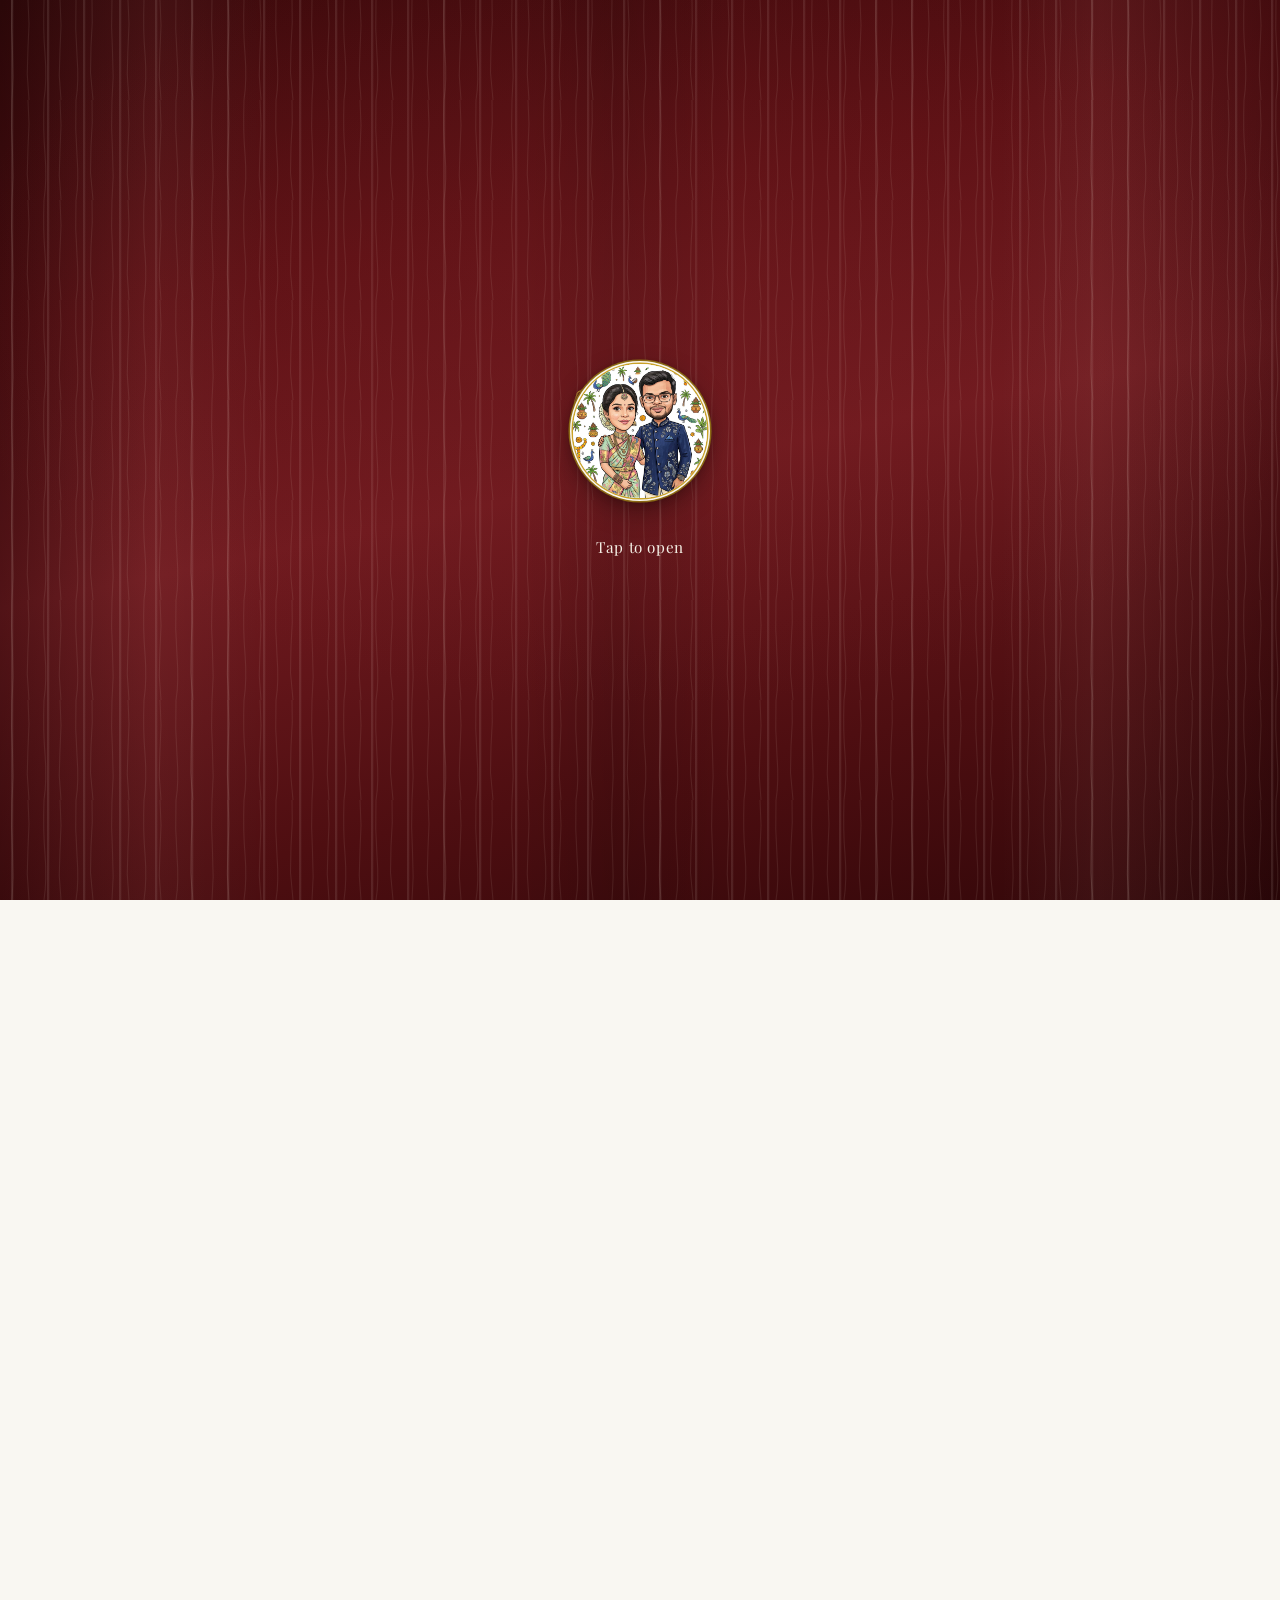
<file: index.html>
<!DOCTYPE html>
<html lang="en">
<head>
    <meta charset="UTF-8">
    <meta name="viewport" content="width=device-width, initial-scale=1.0, viewport-fit=cover">
    <title>Aravindhan &amp; Nimisha — Wedding</title>
    <link rel="preconnect" href="https://fonts.googleapis.com">
    <link rel="preconnect" href="https://fonts.gstatic.com" crossorigin>
    <link href="https://fonts.googleapis.com/css2?family=Cormorant+Garamond:ital,wght@0,500;0,600;0,700;1,500&family=Great+Vibes&family=Playfair+Display:ital,wght@0,400;0,500;0,600;1,400&family=Source+Sans+3:wght@400;500;600&display=swap" rel="stylesheet">
    <link rel="stylesheet" href="premium-shared.css">
    <link rel="stylesheet" href="premium-designs.css">
</head>
<body class="page-home">
    <a class="skip-link" href="#main">Skip to content</a>

    <div id="splash" class="splash" role="dialog" aria-modal="true" aria-labelledby="splash-cta-label">
        <div class="splash__bg" aria-hidden="true"></div>

        <button type="button" class="splash__cta" id="splash-cta" aria-labelledby="splash-cta-label">
            <span class="splash__cta-ring" aria-hidden="true">
                <svg class="splash__cta-botanics" viewBox="0 0 200 200" xmlns="http://www.w3.org/2000/svg">
                    <defs>
                        <linearGradient id="splashLeafGold" x1="0%" y1="0%" x2="100%" y2="100%">
                            <stop offset="0%" stop-color="#a67c2a"/>
                            <stop offset="50%" stop-color="#d4af37"/>
                            <stop offset="100%" stop-color="#8b6914"/>
                        </linearGradient>
                    </defs>
                    <g fill="none" stroke="url(#splashLeafGold)" stroke-width="0.85" stroke-linecap="round" stroke-linejoin="round" opacity="0.92">
                        <path d="M52 118 Q38 102 32 82 Q28 68 36 58 Q44 52 52 62 Q48 78 56 92 Q62 104 70 108"/>
                        <path d="M42 72 Q48 68 54 74 M38 88 Q46 84 52 90 M48 98 Q56 94 62 100"/>
                        <ellipse cx="40" cy="66" rx="5" ry="9" transform="rotate(-35 40 66)"/>
                        <ellipse cx="34" cy="86" rx="4" ry="7" transform="rotate(25 34 86)"/>
                        <path d="M148 132 Q162 118 168 98 Q172 84 164 76 Q156 72 150 82 Q154 96 148 110 Q142 124 134 128"/>
                        <path d="M158 88 Q152 84 146 90 M164 104 Q156 100 150 106 M156 116 Q148 112 142 118"/>
                        <ellipse cx="162" cy="80" rx="5" ry="9" transform="rotate(40 162 80)"/>
                        <ellipse cx="168" cy="100" rx="4" ry="7" transform="rotate(-28 168 100)"/>
                        <path d="M72 168 Q88 162 100 158 Q118 152 132 158" opacity="0.75"/>
                    </g>
                </svg>
                <span class="splash__cta-disk">
                    <img
                        class="splash__cta-photo"
                        src="img/splash-couple.png"
                        width="800"
                        height="800"
                        alt=""
                        decoding="async"
                        fetchpriority="high" />
                </span>
            </span>
            <span class="splash__cta-text" id="splash-cta-label">Tap to open</span>
        </button>
    </div>

    <div class="site-wrap">
        <div class="theater-curtains" aria-hidden="true">
            <div class="theater-curtains__panel theater-curtains__panel--left">
                <div class="theater-curtains__fabric"></div>
                <div class="theater-curtains__leaves">
                    <svg viewBox="0 0 100 360" preserveAspectRatio="xMaxYMid slice" xmlns="http://www.w3.org/2000/svg">
                        <defs>
                            <linearGradient id="bananaLeafL" x1="0%" y1="0%" x2="100%" y2="100%">
                                <stop offset="0%" stop-color="#0f2918"/>
                                <stop offset="40%" stop-color="#1b4332"/>
                                <stop offset="100%" stop-color="#2d6a4f"/>
                            </linearGradient>
                        </defs>
                        <path fill="url(#bananaLeafL)" d="M98 0 Q22 100 6 180 Q-2 260 18 360h82V0z" opacity="0.95"/>
                        <path fill="#1b4332" d="M100 40 Q48 130 32 220 L100 280V40z" opacity="0.5"/>
                        <path fill="none" stroke="#95d5b2" stroke-width="0.7" opacity="0.45" d="M82 24 Q38 160 52 320"/>
                        <path fill="none" stroke="#b7e4c7" stroke-width="0.5" opacity="0.35" d="M70 60 Q30 180 45 300"/>
                    </svg>
                </div>
            </div>
            <div class="theater-curtains__panel theater-curtains__panel--right">
                <div class="theater-curtains__fabric"></div>
                <div class="theater-curtains__leaves theater-curtains__leaves--mirror">
                    <svg viewBox="0 0 100 360" preserveAspectRatio="xMaxYMid slice" xmlns="http://www.w3.org/2000/svg">
                        <defs>
                            <linearGradient id="bananaLeafR" x1="100%" y1="0%" x2="0%" y2="100%">
                                <stop offset="0%" stop-color="#0f2918"/>
                                <stop offset="40%" stop-color="#1b4332"/>
                                <stop offset="100%" stop-color="#2d6a4f"/>
                            </linearGradient>
                        </defs>
                        <path fill="url(#bananaLeafR)" d="M98 0 Q22 100 6 180 Q-2 260 18 360h82V0z" opacity="0.95"/>
                        <path fill="#1b4332" d="M100 40 Q48 130 32 220 L100 280V40z" opacity="0.5"/>
                        <path fill="none" stroke="#95d5b2" stroke-width="0.7" opacity="0.45" d="M82 24 Q38 160 52 320"/>
                        <path fill="none" stroke="#b7e4c7" stroke-width="0.5" opacity="0.35" d="M70 60 Q30 180 45 300"/>
                    </svg>
                </div>
            </div>
        </div>

        <div class="stage-shell">
            <header class="site-header site-header--theater">
                <div class="site-header__inner">
                    <a class="brand" href="index.html">A&amp;N</a>
                    <nav aria-label="Primary">
                        <ul class="site-nav">
                            <li><a href="index.html" aria-current="page">Home</a></li>
                            <li><a href="premium-details.html">Details</a></li>
                        </ul>
                    </nav>
                </div>
            </header>

            <svg class="stage-corner-vine stage-corner-vine--left" viewBox="0 0 20 600" preserveAspectRatio="xMidYMid slice" xmlns="http://www.w3.org/2000/svg" aria-hidden="true">
                <defs>
                    <linearGradient id="vineCornerL" x1="0" y1="0" x2="1" y2="0">
                        <stop offset="0%" stop-color="#8b6914"/>
                        <stop offset="50%" stop-color="#d4af37"/>
                        <stop offset="100%" stop-color="#a67c2a"/>
                    </linearGradient>
                </defs>
                <path fill="none" stroke="url(#vineCornerL)" stroke-width="0.85" d="M14 0 Q5 120 14 240 Q5 360 14 480 Q6 540 14 600"/>
                <g fill="#c9a227" opacity="0.44">
                    <ellipse cx="11" cy="36" rx="2.2" ry="3.6" transform="rotate(-25 11 36)"/>
                    <ellipse cx="8" cy="140" rx="2" ry="3.2" transform="rotate(22 8 140)"/>
                    <ellipse cx="12" cy="250" rx="2.2" ry="3.5" transform="rotate(-20 12 250)"/>
                    <ellipse cx="9" cy="360" rx="2" ry="3.2" transform="rotate(24 9 360)"/>
                    <ellipse cx="12" cy="470" rx="2.1" ry="3.4" transform="rotate(-22 12 470)"/>
                </g>
            </svg>
            <svg class="stage-corner-vine stage-corner-vine--right" viewBox="0 0 20 600" preserveAspectRatio="xMidYMid slice" xmlns="http://www.w3.org/2000/svg" aria-hidden="true">
                <defs>
                    <linearGradient id="vineCornerR" x1="1" y1="0" x2="0" y2="0">
                        <stop offset="0%" stop-color="#8b6914"/>
                        <stop offset="50%" stop-color="#d4af37"/>
                        <stop offset="100%" stop-color="#a67c2a"/>
                    </linearGradient>
                </defs>
                <path fill="none" stroke="url(#vineCornerR)" stroke-width="0.85" d="M6 0 Q15 120 6 240 Q15 360 6 480 Q14 540 6 600"/>
                <g fill="#c9a227" opacity="0.44">
                    <ellipse cx="9" cy="36" rx="2.2" ry="3.6" transform="rotate(25 9 36)"/>
                    <ellipse cx="12" cy="140" rx="2" ry="3.2" transform="rotate(-22 12 140)"/>
                    <ellipse cx="8" cy="250" rx="2.2" ry="3.5" transform="rotate(20 8 250)"/>
                    <ellipse cx="11" cy="360" rx="2" ry="3.2" transform="rotate(-24 11 360)"/>
                    <ellipse cx="8" cy="470" rx="2.1" ry="3.4" transform="rotate(22 8 470)"/>
                </g>
            </svg>

            <main id="main" class="stage-main" tabindex="-1">
                <section class="stage-invite" id="hero" aria-label="Invitation">
                    <div class="stage-invite__canva-inner">
                        <h1 class="visually-hidden">Wedding invitation — Aravindhan and Nimisha</h1>
                        <!-- Tip: Export your Canva design as PNG and use <img src="img/your-invite.png" alt="…"> instead of this iframe to remove Canva’s bottom toolbar (trade-off: design won’t auto-update from Canva). -->
                        <div class="canva-embed">
                            <iframe
                                class="canva-embed__iframe"
                                title="Wedding invitation — Canva design"
                                src="https://www.canva.com/design/DAHEq4g5NZc/u1YdVZXMRH_zg6Y0nGMN0A/view?embed"
                                allowfullscreen="allowfullscreen"
                                allow="fullscreen"
                                loading="lazy"></iframe>
                        </div>

                        <div class="invite-below js-reveal" aria-labelledby="parents-blessings">
                            <div class="invite-below__petals" aria-hidden="true"></div>
                            <div class="invite-below__corners" aria-hidden="true"></div>
                            <div class="invite-below__inner">
                                <p id="parents-blessings" class="invite-below__blessings">With the heavenly blessings of</p>
                                <div class="invite-below__parents">
                                    <div class="invite-below__col">
                                        <h2 class="invite-below__col-label">Groom’s parents</h2>
                                        <p class="invite-below__name">Mr. N. Sakthivel</p>
                                        <p class="invite-below__name">Mrs. S. Lalitha, M.Sc., B.Ed.</p>
                                        <p class="invite-below__place">Vagarayanpalayam, Coimbatore</p>
                                    </div>
                                    <div class="invite-below__col">
                                        <h2 class="invite-below__col-label">Bride’s parents</h2>
                                        <p class="invite-below__name">Mr. S.K. Devanan</p>
                                        <p class="invite-below__name">Mrs. D. Amutha</p>
                                        <p class="invite-below__place">Sulur, Coimbatore</p>
                                    </div>
                                </div>

                                <div class="invite-below__rule" aria-hidden="true">
                                    <span class="invite-below__rule-line"></span>
                                    <span class="invite-below__rule-diamond"></span>
                                    <span class="invite-below__rule-line"></span>
                                </div>

                                <div class="invite-below__countdown">
                                    <h2 class="invite-below__countdown-heading">Countdown</h2>
                                    <p class="invite-below__until">Until 12 April 2026</p>
                                    <div class="invite-below__timer" id="wedding-countdown">
                                        <div class="invite-below__unit">
                                            <span class="invite-below__num" id="cd-days">0</span>
                                            <span class="invite-below__unit-label">Days</span>
                                        </div>
                                        <span class="invite-below__sep" aria-hidden="true">·</span>
                                        <div class="invite-below__unit">
                                            <span class="invite-below__num" id="cd-hours">0</span>
                                            <span class="invite-below__unit-label">Hours</span>
                                        </div>
                                        <span class="invite-below__sep" aria-hidden="true">·</span>
                                        <div class="invite-below__unit">
                                            <span class="invite-below__num" id="cd-minutes">0</span>
                                            <span class="invite-below__unit-label">Minutes</span>
                                        </div>
                                        <span class="invite-below__sep" aria-hidden="true">·</span>
                                        <div class="invite-below__unit">
                                            <span class="invite-below__num" id="cd-seconds">0</span>
                                            <span class="invite-below__unit-label">Seconds</span>
                                        </div>
                                    </div>
                                </div>
                            </div>
                        </div>

                        <div class="wedding-poster-block js-reveal" aria-labelledby="wedding-poster-heading">
                            <div class="wedding-poster-block__intro">
                                <h2 class="wedding-poster-block__eyebrow" id="wedding-poster-heading">Save the date</h2>
                                <p class="wedding-poster-block__tagline">When two hearts become one… magic happens.</p>
                                <p class="wedding-poster-block__meta">
                                    <span class="wedding-poster-block__names">Aravindhan <span aria-hidden="true">&amp;</span> Nimisha</span>
                                    <span class="wedding-poster-block__dot" aria-hidden="true">·</span>
                                    <span class="wedding-poster-block__when">Sunday, 12 April 2026 · 6 AM</span>
                                    <span class="wedding-poster-block__dot" aria-hidden="true">·</span>
                                    <span class="wedding-poster-block__where">Rengaz Mahal, Karumathampatti, Coimbatore</span>
                                </p>
                            </div>
                            <figure class="wedding-poster-block__figure">
                                <img
                                    class="wedding-poster-block__img"
                                    src="img/wedding-save-the-date.png"
                                    width="726"
                                    height="1024"
                                    loading="lazy"
                                    decoding="async"
                                    alt="Illustrated save the date for Aravindhan and Nimisha — Sunday 12 April 2026, wedding at Rengaz Mahal, Karumathampatti, Coimbatore." />
                            </figure>
                        </div>
                    </div>
                </section>

                <section id="feast" class="section section--theater-below wedding-feast js-reveal" aria-labelledby="feast-heading">
                    <div class="section__inner wedding-feast__inner">
                        <h2 id="feast-heading" class="wedding-feast__title">Wedding feast</h2>
                        <div class="wedding-feast__ornament" aria-hidden="true">
                            <svg xmlns="http://www.w3.org/2000/svg" viewBox="0 0 120 10" fill="none" stroke="currentColor" stroke-width="0.75" stroke-linecap="round">
                                <path d="M0 5h48M72 5h48" opacity="0.85" />
                                <path d="M52 5h16" opacity="0.35" />
                                <circle cx="60" cy="5" r="2.25" fill="currentColor" stroke="none" opacity="0.9" />
                            </svg>
                        </div>
                        <p class="wedding-feast__accent">For our guests</p>
                        <figure class="wedding-feast__figure">
                            <img
                                class="wedding-feast__img"
                                src="img/wedding-feast-illustration.png"
                                width="512"
                                height="512"
                                loading="lazy"
                                decoding="async"
                                alt="Illustration of a traditional South Indian feast — banana leaf meal with festive details." />
                        </figure>
                        <p class="wedding-feast__kicker">Chettinad tradition, heartfelt hosting</p>
                        <p class="wedding-feast__lead">
                            We’re honoured to welcome you into a day shaped by our families and our roots. Your presence is the
                            greatest gift — and we can’t wait to celebrate alongside you.
                        </p>
                        <p class="wedding-feast__text">
                            From the ceremony to every moment we share, we’ve planned this celebration with care so you can feel
                            at ease, connect with loved ones, and take in the joy of the occasion.
                        </p>
                        <p class="wedding-feast__note">
                            For any queries or clarifications about the celebrations, please call
                            <a class="wedding-feast__note-tel" href="tel:+919655321523">+91 96553 21523</a>
                            — we’d be happy to help.
                        </p>
                    </div>
                </section>

                <section id="venue" class="section section--theater-below venue-section js-reveal" aria-labelledby="venue-heading">
                    <div class="venue-section__shell">
                        <div class="venue-section__petals" aria-hidden="true"></div>
                        <div class="venue-section__corners" aria-hidden="true"></div>
                        <div class="venue-section__inner">
                            <h2 id="venue-heading" class="venue-section__title">Where we celebrate</h2>
                            <p class="venue-section__name">Rengaz Mahal</p>
                            <p class="venue-section__event-label">Reception</p>
                            <p class="venue-section__when">Saturday, 11 April 2026 · 6:00 PM – 9:00 PM</p>
                            <p class="venue-section__address">Karumathampatti, Coimbatore</p>

                            <div class="venue-section__map-shell">
                                <a
                                    class="venue-section__map-chip"
                                    href="https://www.google.com/maps/search/?api=1&amp;query=Rengaz%20Mahal%2C%20Karumathampatti%2C%20Coimbatore"
                                    target="_blank"
                                    rel="noopener noreferrer">
                                    <svg class="venue-section__map-chip-icon" width="14" height="14" viewBox="0 0 24 24" aria-hidden="true" focusable="false">
                                        <path
                                            fill="currentColor"
                                            d="M12 2C8.13 2 5 5.13 5 9c0 5.25 7 13 7 13s7-7.75 7-13c0-3.87-3.13-7-7-7zm0 9.5A2.5 2.5 0 1 1 12 6a2.5 2.5 0 0 1 0 5.5z" />
                                    </svg>
                                    Open in Maps
                                </a>
                                <div class="venue-section__map-frame">
                                    <!-- Replace src with your “Share → Embed a map” code from Google Maps for a pinned venue -->
                                    <iframe
                                        class="venue-section__map"
                                        title="Rengaz Mahal, Karumathampatti, Coimbatore — reception Saturday 11 April 2026, 6:00 PM to 9:00 PM"
                                        src="https://www.google.com/maps?q=Rengaz+Mahal,+Karumathampatti,+Coimbatore,+Tamil+Nadu&amp;output=embed"
                                        loading="lazy"
                                        referrerpolicy="no-referrer-when-downgrade"
                                        allowfullscreen=""></iframe>
                                </div>
                            </div>

                            <a
                                class="venue-section__cta"
                                href="https://www.google.com/maps/dir/?api=1&amp;destination=Rengaz+Mahal,+Karumathampatti,+Coimbatore,+Tamil+Nadu"
                                target="_blank"
                                rel="noopener noreferrer">
                                <span class="venue-section__cta-icon" aria-hidden="true">
                                    <svg width="18" height="18" viewBox="0 0 24 24" focusable="false">
                                        <circle cx="12" cy="12" r="3" fill="none" stroke="currentColor" stroke-width="1.75" />
                                        <path fill="none" stroke="currentColor" stroke-width="1.75" d="M12 2v3M12 19v3M2 12h3M19 12h3" stroke-linecap="round" />
                                    </svg>
                                </span>
                                Open in Maps
                            </a>
                        </div>
                    </div>
                </section>
            </main>

            <footer class="site-footer site-footer--theater">
                <div class="site-footer__inner">
                    <p>With love — A&amp;N</p>
                </div>
            </footer>
        </div>
    </div>

    <script>
        (function () {
            var body = document.body;
            var splash = document.getElementById("splash");
            var cta = document.getElementById("splash-cta");
            var curtainScrollThreshold = 48;
            var curtainsOpened = false;

            function onScrollCurtains() {
                if (curtainsOpened) return;
                if (window.scrollY > curtainScrollThreshold) {
                    curtainsOpened = true;
                    body.classList.add("curtain-open");
                    window.removeEventListener("scroll", onScrollCurtains);
                }
            }

            function setupCurtainScroll() {
                if (body.dataset.curtainScrollBound === "1") return;
                body.dataset.curtainScrollBound = "1";
                window.addEventListener("scroll", onScrollCurtains, { passive: true });
                if (window.scrollY > curtainScrollThreshold) {
                    curtainsOpened = true;
                    body.classList.add("curtain-open");
                }
            }

            function startTheaterEntrance() {
                if (!body.classList.contains("theater-entrance")) return;
                window.setTimeout(function () {
                    body.classList.remove("theater-entrance");
                }, 380);
            }

            function dismiss() {
                body.classList.add("splash-dismissed");
                if (!window.matchMedia("(prefers-reduced-motion: reduce)").matches) {
                    body.classList.add("theater-entrance");
                }
                splash.setAttribute("aria-hidden", "true");
                setupCurtainScroll();
                requestAnimationFrame(function () {
                    requestAnimationFrame(startTheaterEntrance);
                });
                var main = document.getElementById("main");
                if (main) main.focus({ preventScroll: true });
            }

            if (cta) cta.addEventListener("click", dismiss);

            var skip = document.querySelector(".skip-link");
            if (skip) {
                skip.addEventListener("click", function (e) {
                    if (!body.classList.contains("splash-dismissed")) {
                        e.preventDefault();
                        dismiss();
                        var t = document.getElementById("main");
                        if (t) {
                            t.setAttribute("tabindex", "-1");
                            t.focus({ preventScroll: false });
                            if (t.id) location.hash = t.id;
                        }
                    }
                });
            }
        })();

        (function () {
            var daysEl = document.getElementById("cd-days");
            var hoursEl = document.getElementById("cd-hours");
            var minutesEl = document.getElementById("cd-minutes");
            var secondsEl = document.getElementById("cd-seconds");
            if (!daysEl || !hoursEl || !minutesEl || !secondsEl) return;

            var target = new Date(2026, 3, 12, 0, 0, 0);

            function tick() {
                var now = new Date();
                var ms = target.getTime() - now.getTime();
                if (ms <= 0) {
                    daysEl.textContent = "0";
                    hoursEl.textContent = "0";
                    minutesEl.textContent = "0";
                    secondsEl.textContent = "0";
                    return;
                }
                var d = Math.floor(ms / 86400000);
                var h = Math.floor((ms % 86400000) / 3600000);
                var m = Math.floor((ms % 3600000) / 60000);
                var s = Math.floor((ms % 60000) / 1000);
                daysEl.textContent = String(d);
                hoursEl.textContent = String(h);
                minutesEl.textContent = String(m);
                secondsEl.textContent = String(s);
            }

            tick();
            window.setInterval(tick, 1000);
        })();

        (function () {
            var els = document.querySelectorAll(".js-reveal");
            if (!els.length) return;

            function revealAll() {
                els.forEach(function (el) {
                    el.classList.add("is-revealed");
                });
            }

            if (window.matchMedia("(prefers-reduced-motion: reduce)").matches) {
                revealAll();
                return;
            }

            if (!("IntersectionObserver" in window)) {
                revealAll();
                return;
            }

            var io = new IntersectionObserver(
                function (entries) {
                    entries.forEach(function (en) {
                        if (en.isIntersecting) {
                            en.target.classList.add("is-revealed");
                            io.unobserve(en.target);
                        }
                    });
                },
                { rootMargin: "0px 0px -6% 0px", threshold: 0.1 }
            );

            els.forEach(function (el) {
                io.observe(el);
            });
        })();
    </script>
</body>
</html>
</file>
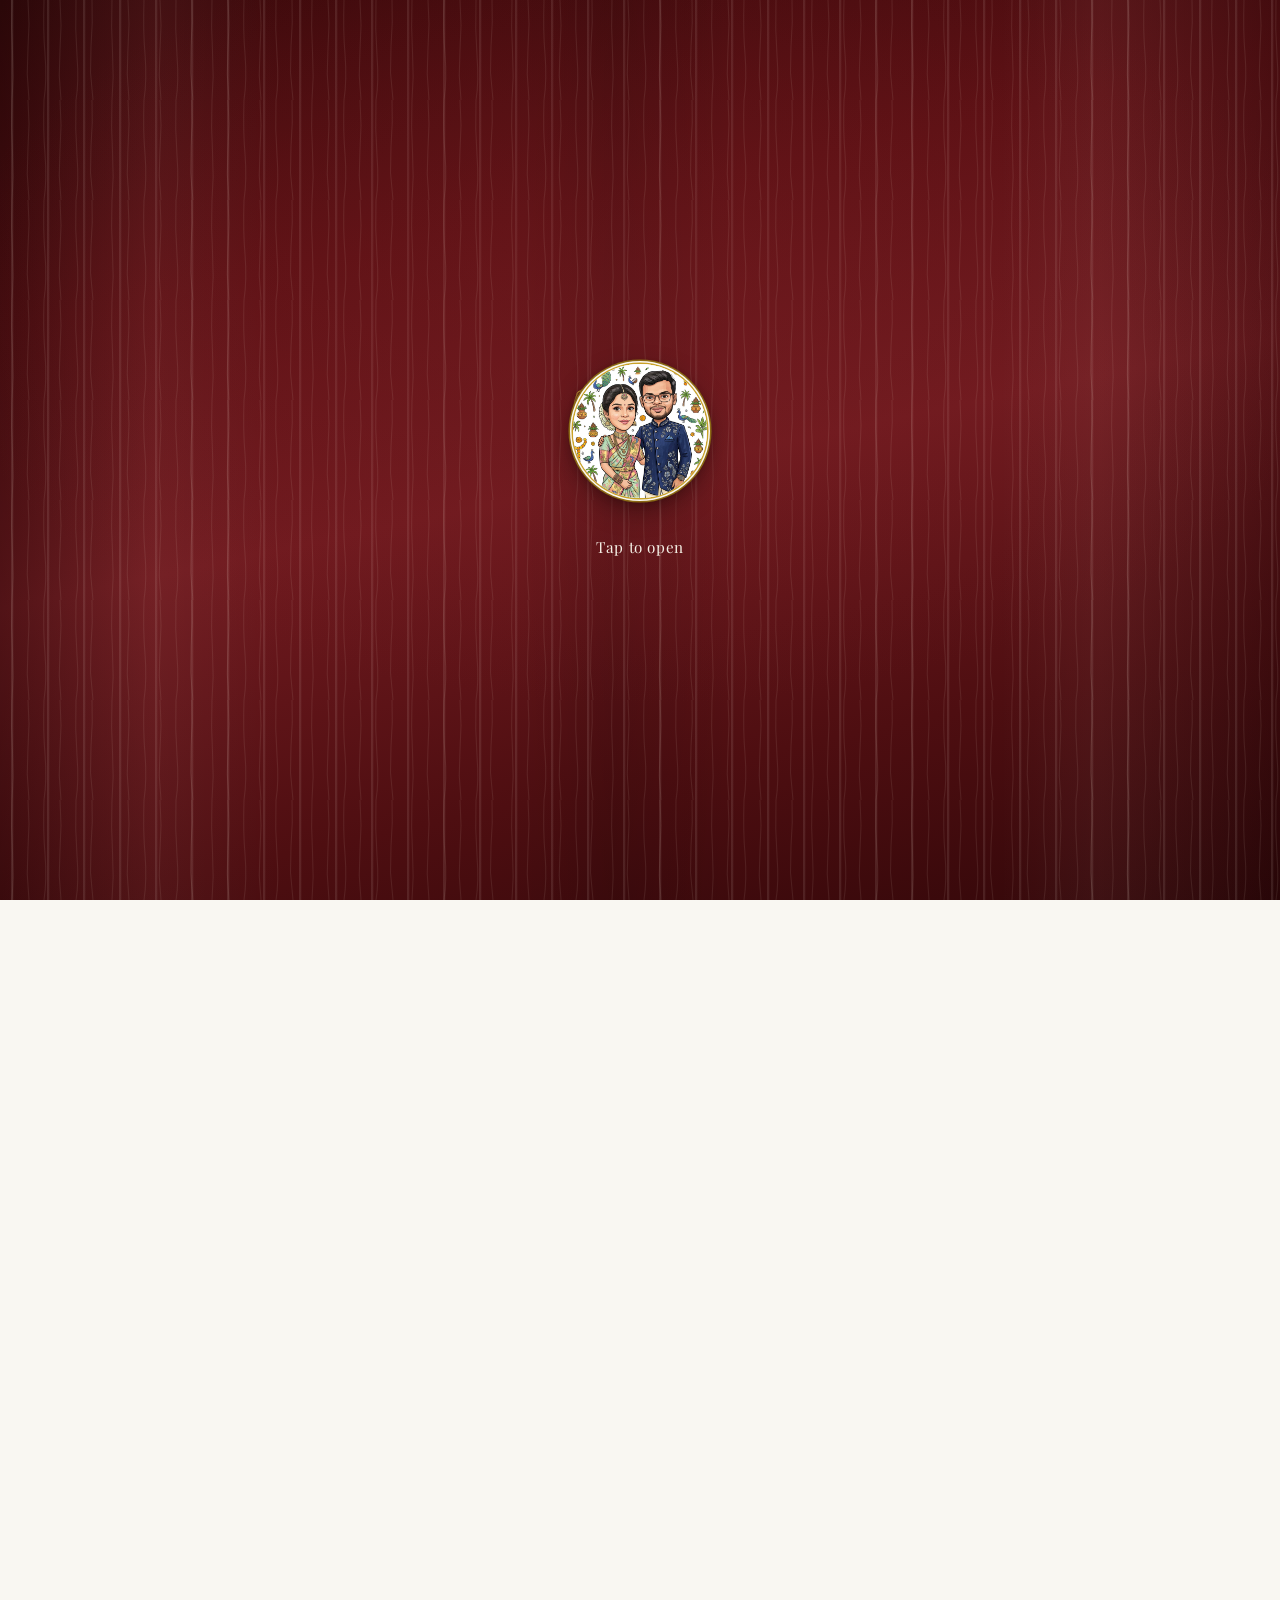
<file: premium-designs.html>
<!DOCTYPE html>
<html lang="en">
<head>
    <meta charset="UTF-8">
    <meta name="viewport" content="width=device-width, initial-scale=1.0, viewport-fit=cover">
    <title>Wedding — Home</title>
    <link rel="preconnect" href="https://fonts.googleapis.com">
    <link rel="preconnect" href="https://fonts.gstatic.com" crossorigin>
    <link href="https://fonts.googleapis.com/css2?family=Cormorant+Garamond:ital,wght@0,500;0,600;0,700;1,500&family=Great+Vibes&family=Playfair+Display:ital,wght@0,400;0,500;0,600;1,400&family=Source+Sans+3:wght@400;500;600&display=swap" rel="stylesheet">
    <link rel="stylesheet" href="premium-shared.css">
    <link rel="stylesheet" href="premium-designs.css">
</head>
<body class="page-home">
    <a class="skip-link" href="#main">Skip to content</a>

    <div id="splash" class="splash" role="dialog" aria-modal="true" aria-labelledby="splash-cta-label">
        <div class="splash__bg" aria-hidden="true"></div>

        <button type="button" class="splash__cta" id="splash-cta" aria-labelledby="splash-cta-label">
            <span class="splash__cta-ring" aria-hidden="true">
                <svg class="splash__cta-botanics" viewBox="0 0 200 200" xmlns="http://www.w3.org/2000/svg">
                    <defs>
                        <linearGradient id="splashLeafGold" x1="0%" y1="0%" x2="100%" y2="100%">
                            <stop offset="0%" stop-color="#a67c2a"/>
                            <stop offset="50%" stop-color="#d4af37"/>
                            <stop offset="100%" stop-color="#8b6914"/>
                        </linearGradient>
                    </defs>
                    <g fill="none" stroke="url(#splashLeafGold)" stroke-width="0.85" stroke-linecap="round" stroke-linejoin="round" opacity="0.92">
                        <path d="M52 118 Q38 102 32 82 Q28 68 36 58 Q44 52 52 62 Q48 78 56 92 Q62 104 70 108"/>
                        <path d="M42 72 Q48 68 54 74 M38 88 Q46 84 52 90 M48 98 Q56 94 62 100"/>
                        <ellipse cx="40" cy="66" rx="5" ry="9" transform="rotate(-35 40 66)"/>
                        <ellipse cx="34" cy="86" rx="4" ry="7" transform="rotate(25 34 86)"/>
                        <path d="M148 132 Q162 118 168 98 Q172 84 164 76 Q156 72 150 82 Q154 96 148 110 Q142 124 134 128"/>
                        <path d="M158 88 Q152 84 146 90 M164 104 Q156 100 150 106 M156 116 Q148 112 142 118"/>
                        <ellipse cx="162" cy="80" rx="5" ry="9" transform="rotate(40 162 80)"/>
                        <ellipse cx="168" cy="100" rx="4" ry="7" transform="rotate(-28 168 100)"/>
                        <path d="M72 168 Q88 162 100 158 Q118 152 132 158" opacity="0.75"/>
                    </g>
                </svg>
                <span class="splash__cta-disk">
                    <img
                        class="splash__cta-photo"
                        src="img/splash-couple.png"
                        width="800"
                        height="800"
                        alt=""
                        decoding="async"
                        fetchpriority="high" />
                </span>
            </span>
            <span class="splash__cta-text" id="splash-cta-label">Tap to open</span>
        </button>
    </div>

    <div class="site-wrap">
        <div class="theater-curtains" aria-hidden="true">
            <div class="theater-curtains__panel theater-curtains__panel--left">
                <div class="theater-curtains__fabric"></div>
                <div class="theater-curtains__leaves">
                    <svg viewBox="0 0 100 360" preserveAspectRatio="xMaxYMid slice" xmlns="http://www.w3.org/2000/svg">
                        <defs>
                            <linearGradient id="bananaLeafL" x1="0%" y1="0%" x2="100%" y2="100%">
                                <stop offset="0%" stop-color="#0f2918"/>
                                <stop offset="40%" stop-color="#1b4332"/>
                                <stop offset="100%" stop-color="#2d6a4f"/>
                            </linearGradient>
                        </defs>
                        <path fill="url(#bananaLeafL)" d="M98 0 Q22 100 6 180 Q-2 260 18 360h82V0z" opacity="0.95"/>
                        <path fill="#1b4332" d="M100 40 Q48 130 32 220 L100 280V40z" opacity="0.5"/>
                        <path fill="none" stroke="#95d5b2" stroke-width="0.7" opacity="0.45" d="M82 24 Q38 160 52 320"/>
                        <path fill="none" stroke="#b7e4c7" stroke-width="0.5" opacity="0.35" d="M70 60 Q30 180 45 300"/>
                    </svg>
                </div>
            </div>
            <div class="theater-curtains__panel theater-curtains__panel--right">
                <div class="theater-curtains__fabric"></div>
                <div class="theater-curtains__leaves theater-curtains__leaves--mirror">
                    <svg viewBox="0 0 100 360" preserveAspectRatio="xMaxYMid slice" xmlns="http://www.w3.org/2000/svg">
                        <defs>
                            <linearGradient id="bananaLeafR" x1="100%" y1="0%" x2="0%" y2="100%">
                                <stop offset="0%" stop-color="#0f2918"/>
                                <stop offset="40%" stop-color="#1b4332"/>
                                <stop offset="100%" stop-color="#2d6a4f"/>
                            </linearGradient>
                        </defs>
                        <path fill="url(#bananaLeafR)" d="M98 0 Q22 100 6 180 Q-2 260 18 360h82V0z" opacity="0.95"/>
                        <path fill="#1b4332" d="M100 40 Q48 130 32 220 L100 280V40z" opacity="0.5"/>
                        <path fill="none" stroke="#95d5b2" stroke-width="0.7" opacity="0.45" d="M82 24 Q38 160 52 320"/>
                        <path fill="none" stroke="#b7e4c7" stroke-width="0.5" opacity="0.35" d="M70 60 Q30 180 45 300"/>
                    </svg>
                </div>
            </div>
        </div>

        <div class="stage-shell">
            <header class="site-header site-header--theater">
                <div class="site-header__inner">
                    <a class="brand" href="index.html">A&amp;N</a>
                    <nav aria-label="Primary">
                        <ul class="site-nav">
                            <li><a href="index.html">Home</a></li>
                            <li><a href="premium-details.html">Details</a></li>
                        </ul>
                    </nav>
                </div>
            </header>

            <svg class="stage-corner-vine stage-corner-vine--left" viewBox="0 0 20 600" preserveAspectRatio="xMidYMid slice" xmlns="http://www.w3.org/2000/svg" aria-hidden="true">
                <defs>
                    <linearGradient id="vineCornerL" x1="0" y1="0" x2="1" y2="0">
                        <stop offset="0%" stop-color="#8b6914"/>
                        <stop offset="50%" stop-color="#d4af37"/>
                        <stop offset="100%" stop-color="#a67c2a"/>
                    </linearGradient>
                </defs>
                <path fill="none" stroke="url(#vineCornerL)" stroke-width="0.85" d="M14 0 Q5 120 14 240 Q5 360 14 480 Q6 540 14 600"/>
                <g fill="#c9a227" opacity="0.44">
                    <ellipse cx="11" cy="36" rx="2.2" ry="3.6" transform="rotate(-25 11 36)"/>
                    <ellipse cx="8" cy="140" rx="2" ry="3.2" transform="rotate(22 8 140)"/>
                    <ellipse cx="12" cy="250" rx="2.2" ry="3.5" transform="rotate(-20 12 250)"/>
                    <ellipse cx="9" cy="360" rx="2" ry="3.2" transform="rotate(24 9 360)"/>
                    <ellipse cx="12" cy="470" rx="2.1" ry="3.4" transform="rotate(-22 12 470)"/>
                </g>
            </svg>
            <svg class="stage-corner-vine stage-corner-vine--right" viewBox="0 0 20 600" preserveAspectRatio="xMidYMid slice" xmlns="http://www.w3.org/2000/svg" aria-hidden="true">
                <defs>
                    <linearGradient id="vineCornerR" x1="1" y1="0" x2="0" y2="0">
                        <stop offset="0%" stop-color="#8b6914"/>
                        <stop offset="50%" stop-color="#d4af37"/>
                        <stop offset="100%" stop-color="#a67c2a"/>
                    </linearGradient>
                </defs>
                <path fill="none" stroke="url(#vineCornerR)" stroke-width="0.85" d="M6 0 Q15 120 6 240 Q15 360 6 480 Q14 540 6 600"/>
                <g fill="#c9a227" opacity="0.44">
                    <ellipse cx="9" cy="36" rx="2.2" ry="3.6" transform="rotate(25 9 36)"/>
                    <ellipse cx="12" cy="140" rx="2" ry="3.2" transform="rotate(-22 12 140)"/>
                    <ellipse cx="8" cy="250" rx="2.2" ry="3.5" transform="rotate(20 8 250)"/>
                    <ellipse cx="11" cy="360" rx="2" ry="3.2" transform="rotate(-24 11 360)"/>
                    <ellipse cx="8" cy="470" rx="2.1" ry="3.4" transform="rotate(22 8 470)"/>
                </g>
            </svg>

            <main id="main" class="stage-main" tabindex="-1">
                <section class="stage-invite" id="hero" aria-label="Invitation">
                    <div class="stage-invite__canva-inner">
                        <h1 class="visually-hidden">Wedding invitation — Aravindhan and Nimisha</h1>
                        <!-- Tip: Export your Canva design as PNG and use <img src="img/your-invite.png" alt="…"> instead of this iframe to remove Canva’s bottom toolbar (trade-off: design won’t auto-update from Canva). -->
                        <div class="canva-embed">
                            <iframe
                                class="canva-embed__iframe"
                                title="Wedding invitation — Canva design"
                                src="https://www.canva.com/design/DAHEq4g5NZc/u1YdVZXMRH_zg6Y0nGMN0A/view?embed"
                                allowfullscreen="allowfullscreen"
                                allow="fullscreen"
                                loading="lazy"></iframe>
                        </div>

                        <div class="invite-below js-reveal" aria-labelledby="parents-blessings">
                            <div class="invite-below__petals" aria-hidden="true"></div>
                            <div class="invite-below__corners" aria-hidden="true"></div>
                            <div class="invite-below__inner">
                                <p id="parents-blessings" class="invite-below__blessings">With the heavenly blessings of</p>
                                <div class="invite-below__parents">
                                    <div class="invite-below__col">
                                        <h2 class="invite-below__col-label">Groom’s parents</h2>
                                        <p class="invite-below__name">Mr. N. Sakthivel</p>
                                        <p class="invite-below__name">Mrs. S. Lalitha, M.Sc., B.Ed.</p>
                                        <p class="invite-below__place">Vagarayanpalayam, Coimbatore</p>
                                    </div>
                                    <div class="invite-below__col">
                                        <h2 class="invite-below__col-label">Bride’s parents</h2>
                                        <p class="invite-below__name">Mr. S.K. Devanan</p>
                                        <p class="invite-below__name">Mrs. D. Amutha</p>
                                        <p class="invite-below__place">Sulur, Coimbatore</p>
                                    </div>
                                </div>

                                <div class="invite-below__rule" aria-hidden="true">
                                    <span class="invite-below__rule-line"></span>
                                    <span class="invite-below__rule-diamond"></span>
                                    <span class="invite-below__rule-line"></span>
                                </div>

                                <div class="invite-below__countdown">
                                    <h2 class="invite-below__countdown-heading">Countdown</h2>
                                    <p class="invite-below__until">Until 12 April 2026</p>
                                    <div class="invite-below__timer" id="wedding-countdown">
                                        <div class="invite-below__unit">
                                            <span class="invite-below__num" id="cd-days">0</span>
                                            <span class="invite-below__unit-label">Days</span>
                                        </div>
                                        <span class="invite-below__sep" aria-hidden="true">·</span>
                                        <div class="invite-below__unit">
                                            <span class="invite-below__num" id="cd-hours">0</span>
                                            <span class="invite-below__unit-label">Hours</span>
                                        </div>
                                        <span class="invite-below__sep" aria-hidden="true">·</span>
                                        <div class="invite-below__unit">
                                            <span class="invite-below__num" id="cd-minutes">0</span>
                                            <span class="invite-below__unit-label">Minutes</span>
                                        </div>
                                        <span class="invite-below__sep" aria-hidden="true">·</span>
                                        <div class="invite-below__unit">
                                            <span class="invite-below__num" id="cd-seconds">0</span>
                                            <span class="invite-below__unit-label">Seconds</span>
                                        </div>
                                    </div>
                                </div>
                            </div>
                        </div>

                        <div class="wedding-poster-block js-reveal" aria-labelledby="wedding-poster-heading">
                            <div class="wedding-poster-block__intro">
                                <h2 class="wedding-poster-block__eyebrow" id="wedding-poster-heading">Save the date</h2>
                                <p class="wedding-poster-block__tagline">When two hearts become one… magic happens.</p>
                                <p class="wedding-poster-block__meta">
                                    <span class="wedding-poster-block__names">Aravindhan <span aria-hidden="true">&amp;</span> Nimisha</span>
                                    <span class="wedding-poster-block__dot" aria-hidden="true">·</span>
                                    <span class="wedding-poster-block__when">Sunday, 12 April 2026 · 6 AM</span>
                                    <span class="wedding-poster-block__dot" aria-hidden="true">·</span>
                                    <span class="wedding-poster-block__where">Rengaz Mahal, Karumathampatti, Coimbatore</span>
                                </p>
                            </div>
                            <figure class="wedding-poster-block__figure">
                                <img
                                    class="wedding-poster-block__img"
                                    src="img/wedding-save-the-date.png"
                                    width="726"
                                    height="1024"
                                    loading="lazy"
                                    decoding="async"
                                    alt="Illustrated save the date for Aravindhan and Nimisha — Sunday 12 April 2026, wedding at Rengaz Mahal, Karumathampatti, Coimbatore." />
                            </figure>
                        </div>
                    </div>
                </section>

                <section id="feast" class="section section--theater-below wedding-feast js-reveal" aria-labelledby="feast-heading">
                    <div class="section__inner wedding-feast__inner">
                        <h2 id="feast-heading" class="wedding-feast__title">Wedding feast</h2>
                        <div class="wedding-feast__ornament" aria-hidden="true">
                            <svg xmlns="http://www.w3.org/2000/svg" viewBox="0 0 120 10" fill="none" stroke="currentColor" stroke-width="0.75" stroke-linecap="round">
                                <path d="M0 5h48M72 5h48" opacity="0.85" />
                                <path d="M52 5h16" opacity="0.35" />
                                <circle cx="60" cy="5" r="2.25" fill="currentColor" stroke="none" opacity="0.9" />
                            </svg>
                        </div>
                        <p class="wedding-feast__accent">For our guests</p>
                        <figure class="wedding-feast__figure">
                            <img
                                class="wedding-feast__img"
                                src="img/wedding-feast-illustration.png"
                                width="512"
                                height="512"
                                loading="lazy"
                                decoding="async"
                                alt="Illustration of a traditional South Indian feast — banana leaf meal with festive details." />
                        </figure>
                        <p class="wedding-feast__kicker">Chettinad tradition, heartfelt hosting</p>
                        <p class="wedding-feast__lead">
                            We’re honoured to welcome you into a day shaped by our families and our roots. Your presence is the
                            greatest gift — and we can’t wait to celebrate alongside you.
                        </p>
                        <p class="wedding-feast__text">
                            From the ceremony to every moment we share, we’ve planned this celebration with care so you can feel
                            at ease, connect with loved ones, and take in the joy of the occasion.
                        </p>
                        <p class="wedding-feast__note">
                            For any queries or clarifications about the celebrations, please call
                            <a class="wedding-feast__note-tel" href="tel:+919655321523">+91 96553 21523</a>
                            — we’d be happy to help.
                        </p>
                    </div>
                </section>

                <section id="venue" class="section section--theater-below venue-section js-reveal" aria-labelledby="venue-heading">
                    <div class="venue-section__shell">
                        <div class="venue-section__petals" aria-hidden="true"></div>
                        <div class="venue-section__corners" aria-hidden="true"></div>
                        <div class="venue-section__inner">
                            <h2 id="venue-heading" class="venue-section__title">Where we celebrate</h2>
                            <p class="venue-section__name">Rengaz Mahal</p>
                            <p class="venue-section__event-label">Reception</p>
                            <p class="venue-section__when">Saturday, 11 April 2026 · 6:00 PM – 9:00 PM</p>
                            <p class="venue-section__address">Karumathampatti, Coimbatore</p>

                            <div class="venue-section__map-shell">
                                <a
                                    class="venue-section__map-chip"
                                    href="https://www.google.com/maps/search/?api=1&amp;query=Rengaz%20Mahal%2C%20Karumathampatti%2C%20Coimbatore"
                                    target="_blank"
                                    rel="noopener noreferrer">
                                    <svg class="venue-section__map-chip-icon" width="14" height="14" viewBox="0 0 24 24" aria-hidden="true" focusable="false">
                                        <path
                                            fill="currentColor"
                                            d="M12 2C8.13 2 5 5.13 5 9c0 5.25 7 13 7 13s7-7.75 7-13c0-3.87-3.13-7-7-7zm0 9.5A2.5 2.5 0 1 1 12 6a2.5 2.5 0 0 1 0 5.5z" />
                                    </svg>
                                    Open in Maps
                                </a>
                                <div class="venue-section__map-frame">
                                    <!-- Replace src with your “Share → Embed a map” code from Google Maps for a pinned venue -->
                                    <iframe
                                        class="venue-section__map"
                                        title="Rengaz Mahal, Karumathampatti, Coimbatore — reception Saturday 11 April 2026, 6:00 PM to 9:00 PM"
                                        src="https://www.google.com/maps?q=Rengaz+Mahal,+Karumathampatti,+Coimbatore,+Tamil+Nadu&amp;output=embed"
                                        loading="lazy"
                                        referrerpolicy="no-referrer-when-downgrade"
                                        allowfullscreen=""></iframe>
                                </div>
                            </div>

                            <a
                                class="venue-section__cta"
                                href="https://www.google.com/maps/dir/?api=1&amp;destination=Rengaz+Mahal,+Karumathampatti,+Coimbatore,+Tamil+Nadu"
                                target="_blank"
                                rel="noopener noreferrer">
                                <span class="venue-section__cta-icon" aria-hidden="true">
                                    <svg width="18" height="18" viewBox="0 0 24 24" focusable="false">
                                        <circle cx="12" cy="12" r="3" fill="none" stroke="currentColor" stroke-width="1.75" />
                                        <path fill="none" stroke="currentColor" stroke-width="1.75" d="M12 2v3M12 19v3M2 12h3M19 12h3" stroke-linecap="round" />
                                    </svg>
                                </span>
                                Open in Maps
                            </a>
                        </div>
                    </div>
                </section>
            </main>

            <footer class="site-footer site-footer--theater">
                <div class="site-footer__inner">
                    <p>With love — A&amp;N</p>
                </div>
            </footer>
        </div>
    </div>

    <script>
        (function () {
            var body = document.body;
            var splash = document.getElementById("splash");
            var cta = document.getElementById("splash-cta");
            var curtainScrollThreshold = 48;
            var curtainsOpened = false;

            function onScrollCurtains() {
                if (curtainsOpened) return;
                if (window.scrollY > curtainScrollThreshold) {
                    curtainsOpened = true;
                    body.classList.add("curtain-open");
                    window.removeEventListener("scroll", onScrollCurtains);
                }
            }

            function setupCurtainScroll() {
                if (body.dataset.curtainScrollBound === "1") return;
                body.dataset.curtainScrollBound = "1";
                window.addEventListener("scroll", onScrollCurtains, { passive: true });
                if (window.scrollY > curtainScrollThreshold) {
                    curtainsOpened = true;
                    body.classList.add("curtain-open");
                }
            }

            function startTheaterEntrance() {
                if (!body.classList.contains("theater-entrance")) return;
                window.setTimeout(function () {
                    body.classList.remove("theater-entrance");
                }, 380);
            }

            function dismiss() {
                body.classList.add("splash-dismissed");
                if (!window.matchMedia("(prefers-reduced-motion: reduce)").matches) {
                    body.classList.add("theater-entrance");
                }
                splash.setAttribute("aria-hidden", "true");
                setupCurtainScroll();
                requestAnimationFrame(function () {
                    requestAnimationFrame(startTheaterEntrance);
                });
                var main = document.getElementById("main");
                if (main) main.focus({ preventScroll: true });
            }

            if (cta) cta.addEventListener("click", dismiss);

            var skip = document.querySelector(".skip-link");
            if (skip) {
                skip.addEventListener("click", function (e) {
                    if (!body.classList.contains("splash-dismissed")) {
                        e.preventDefault();
                        dismiss();
                        var t = document.getElementById("main");
                        if (t) {
                            t.setAttribute("tabindex", "-1");
                            t.focus({ preventScroll: false });
                            if (t.id) location.hash = t.id;
                        }
                    }
                });
            }
        })();

        (function () {
            var daysEl = document.getElementById("cd-days");
            var hoursEl = document.getElementById("cd-hours");
            var minutesEl = document.getElementById("cd-minutes");
            var secondsEl = document.getElementById("cd-seconds");
            if (!daysEl || !hoursEl || !minutesEl || !secondsEl) return;

            var target = new Date(2026, 3, 12, 0, 0, 0);

            function tick() {
                var now = new Date();
                var ms = target.getTime() - now.getTime();
                if (ms <= 0) {
                    daysEl.textContent = "0";
                    hoursEl.textContent = "0";
                    minutesEl.textContent = "0";
                    secondsEl.textContent = "0";
                    return;
                }
                var d = Math.floor(ms / 86400000);
                var h = Math.floor((ms % 86400000) / 3600000);
                var m = Math.floor((ms % 3600000) / 60000);
                var s = Math.floor((ms % 60000) / 1000);
                daysEl.textContent = String(d);
                hoursEl.textContent = String(h);
                minutesEl.textContent = String(m);
                secondsEl.textContent = String(s);
            }

            tick();
            window.setInterval(tick, 1000);
        })();

        (function () {
            var els = document.querySelectorAll(".js-reveal");
            if (!els.length) return;

            function revealAll() {
                els.forEach(function (el) {
                    el.classList.add("is-revealed");
                });
            }

            if (window.matchMedia("(prefers-reduced-motion: reduce)").matches) {
                revealAll();
                return;
            }

            if (!("IntersectionObserver" in window)) {
                revealAll();
                return;
            }

            var io = new IntersectionObserver(
                function (entries) {
                    entries.forEach(function (en) {
                        if (en.isIntersecting) {
                            en.target.classList.add("is-revealed");
                            io.unobserve(en.target);
                        }
                    });
                },
                { rootMargin: "0px 0px -6% 0px", threshold: 0.1 }
            );

            els.forEach(function (el) {
                io.observe(el);
            });
        })();
    </script>
</body>
</html>
</file>
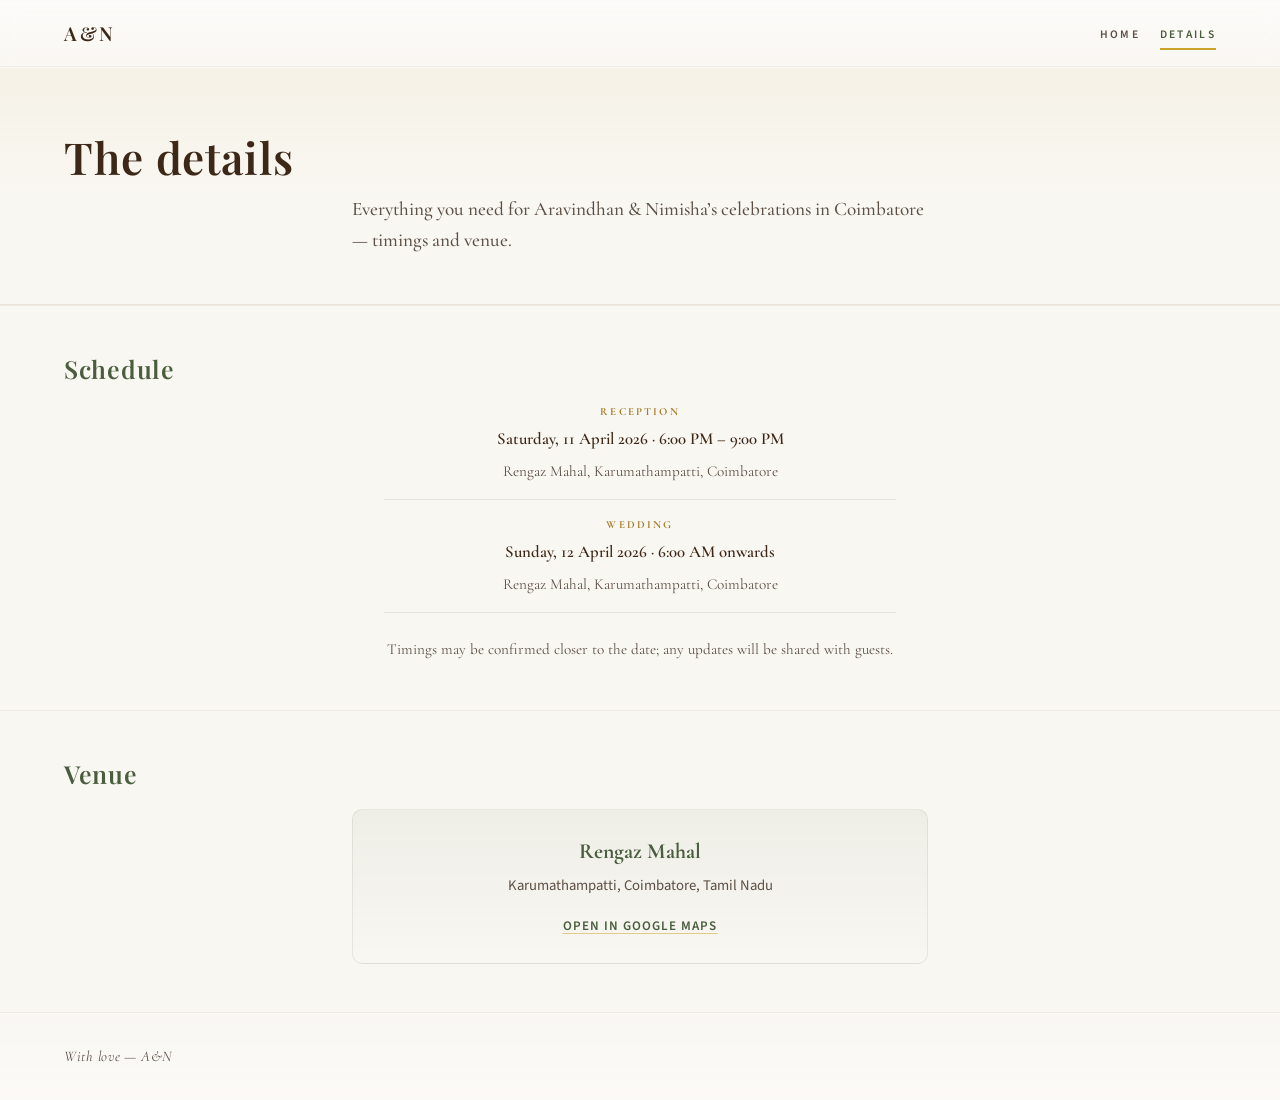
<file: premium-details.html>
<!DOCTYPE html>
<html lang="en">
<head>
    <meta charset="UTF-8">
    <meta name="viewport" content="width=device-width, initial-scale=1.0, viewport-fit=cover">
    <title>Wedding — Details</title>
    <link rel="preconnect" href="https://fonts.googleapis.com">
    <link rel="preconnect" href="https://fonts.gstatic.com" crossorigin>
    <link href="https://fonts.googleapis.com/css2?family=Cormorant+Garamond:ital,wght@0,500;0,600;1,500&family=Playfair+Display:ital,wght@0,400;0,500;0,600;1,400&family=Source+Sans+3:wght@400;500;600&display=swap" rel="stylesheet">
    <link rel="stylesheet" href="premium-shared.css">
    <link rel="stylesheet" href="premium-subpages.css">
</head>
<body class="page-premium">
    <a class="skip-link" href="#main">Skip to content</a>

    <header class="site-header site-header--premium">
        <div class="site-header__inner">
            <a class="brand" href="index.html">A&amp;N</a>
            <nav aria-label="Primary">
                <ul class="site-nav">
                    <li><a href="index.html">Home</a></li>
                    <li><a href="premium-details.html" aria-current="page">Details</a></li>
                </ul>
            </nav>
        </div>
    </header>

    <main id="main">
        <section id="details-intro" class="section section--premium-hero" aria-labelledby="details-heading">
            <div class="section__inner">
                <h1 id="details-heading" class="section__title section__title--premium">The details</h1>
                <p class="section__lead section__lead--premium">
                    Everything you need for Aravindhan &amp; Nimisha’s celebrations in Coimbatore — timings and venue.
                </p>
            </div>
        </section>

        <section id="schedule" class="section section--premium-band" aria-labelledby="schedule-heading">
            <div class="section__inner">
                <h2 id="schedule-heading" class="section__subtitle section__subtitle--premium">Schedule</h2>
                <ul class="schedule-list">
                    <li>
                        <span class="schedule-list__label">Reception</span>
                        <span class="schedule-list__when">Saturday, 11 April 2026 · 6:00 PM – 9:00 PM</span>
                        <span class="schedule-list__detail">Rengaz Mahal, Karumathampatti, Coimbatore</span>
                    </li>
                    <li>
                        <span class="schedule-list__label">Wedding</span>
                        <span class="schedule-list__when">Sunday, 12 April 2026 · 6:00 AM onwards</span>
                        <span class="schedule-list__detail">Rengaz Mahal, Karumathampatti, Coimbatore</span>
                    </li>
                </ul>
                <p class="detail-note">Timings may be confirmed closer to the date; any updates will be shared with guests.</p>
            </div>
        </section>

        <section id="venue" class="section section--premium-band" aria-labelledby="venue-heading">
            <div class="section__inner">
                <h2 id="venue-heading" class="section__subtitle section__subtitle--premium">Venue</h2>
                <div class="venue-card">
                    <p class="venue-card__name">Rengaz Mahal</p>
                    <p class="venue-card__address">Karumathampatti, Coimbatore, Tamil Nadu</p>
                    <a
                        class="venue-card__link"
                        href="https://www.google.com/maps/search/?api=1&amp;query=Rengaz%20Mahal%2C%20Karumathampatti%2C%20Coimbatore"
                        target="_blank"
                        rel="noopener noreferrer">Open in Google Maps</a>
                </div>
            </div>
        </section>
    </main>

    <footer class="site-footer site-footer--premium">
        <div class="site-footer__inner">
            <p>With love — A&amp;N</p>
        </div>
    </footer>
</body>
</html>
</file>
<file: premium-shared.css>
/* Premium wedding — shared styles. Tokens and visuals will be refined per Pinterest refs. */

:root {
    --color-bg: #fafaf8;
    --color-text: #1a1a1a;
    --color-text-muted: #5c5c5c;
    --color-border: #e8e6e1;
    --color-accent: #2c2c2c;
    --font-sans: "Source Sans 3", system-ui, -apple-system, "Segoe UI", Roboto, sans-serif;
    --font-display: "Cormorant Garamond", Georgia, "Times New Roman", serif;
    --max-content: 72rem;
    --header-height: auto;
    /* Premium wedding palette (home + subpages) */
    --page-cream: #f9f7f2;
    --page-ink: #2e2620;
    --page-ink-muted: #5c4f45;
    --page-sage: #4a5d3f;
    --page-gold: #a67c2a;
    --page-gold-soft: #c9a227;
    --page-maroon: #5a1a2e;
}

*,
*::before,
*::after {
    box-sizing: border-box;
    margin: 0;
    padding: 0;
}

html {
    scroll-behavior: smooth;
    overflow-x: clip;
}

@supports not (overflow: clip) {
    html {
        overflow-x: hidden;
    }
}

body {
    min-height: 100vh;
    display: flex;
    flex-direction: column;
    font-family: var(--font-sans);
    font-size: 1rem;
    line-height: 1.6;
    color: var(--color-text);
    background-color: var(--color-bg);
}

h1,
h2,
h3 {
    font-family: var(--font-display);
    font-weight: 600;
    line-height: 1.2;
}

a {
    color: inherit;
}

a:hover {
    opacity: 0.85;
}

a:focus-visible {
    outline: 2px solid var(--color-accent);
    outline-offset: 2px;
}

.skip-link {
    position: absolute;
    left: -9999px;
    top: 0;
    z-index: 100;
    padding: 0.5rem 1rem;
    background: var(--color-text);
    color: var(--color-bg);
    text-decoration: none;
}

.skip-link:focus {
    left: 0;
}

.visually-hidden {
    position: absolute;
    width: 1px;
    height: 1px;
    padding: 0;
    margin: -1px;
    overflow: hidden;
    clip: rect(0, 0, 0, 0);
    white-space: nowrap;
    border: 0;
}

/* ——— Site chrome ——— */

.site-header {
    border-bottom: 1px solid var(--color-border);
    padding-top: 1rem;
    padding-bottom: 1rem;
    padding-left: calc(1.25rem + env(safe-area-inset-left, 0px));
    padding-right: calc(1.25rem + env(safe-area-inset-right, 0px));
    background: var(--color-bg);
}

.site-header__inner {
    max-width: var(--max-content);
    margin: 0 auto;
    display: flex;
    flex-wrap: wrap;
    align-items: center;
    justify-content: space-between;
    gap: 0.65rem 1rem;
    width: 100%;
    min-width: 0;
}

.brand {
    font-family: var(--font-display);
    font-size: 1.25rem;
    font-weight: 600;
    text-decoration: none;
    letter-spacing: 0.02em;
}

.site-nav {
    display: flex;
    flex-wrap: wrap;
    align-items: center;
    gap: 0.25rem 1.25rem;
    list-style: none;
}

.site-nav a {
    text-decoration: none;
    font-size: 0.95rem;
    font-weight: 500;
}

.site-nav a[aria-current="page"] {
    text-decoration: underline;
    text-underline-offset: 0.25em;
}

.site-main {
    flex: 1;
    width: 100%;
}

.site-footer {
    margin-top: auto;
    border-top: 1px solid var(--color-border);
    padding-top: 2rem;
    padding-bottom: calc(2rem + env(safe-area-inset-bottom, 0px));
    padding-left: calc(1.25rem + env(safe-area-inset-left, 0px));
    padding-right: calc(1.25rem + env(safe-area-inset-right, 0px));
    font-size: 0.9rem;
    color: var(--color-text-muted);
    background: var(--color-bg);
}

.site-footer__inner {
    max-width: var(--max-content);
    margin: 0 auto;
}

/* ——— Placeholder sections (replace layout/styles per screenshot) ——— */

.section {
    padding: 3rem 1.25rem;
}

@media (max-width: 480px) {
    .section {
        padding-top: 2rem;
        padding-bottom: 2rem;
        padding-left: calc(0.875rem + env(safe-area-inset-left, 0px));
        padding-right: calc(0.875rem + env(safe-area-inset-right, 0px));
    }
}

.section__inner {
    max-width: var(--max-content);
    margin: 0 auto;
}

.section--hero {
    min-height: 42vh;
    display: flex;
    align-items: center;
    justify-content: center;
    text-align: center;
}

.section__title {
    font-size: clamp(2rem, 5vw, 3rem);
    margin-bottom: 0.75rem;
}

.section__lead {
    color: var(--color-text-muted);
    max-width: 36rem;
    margin: 0 auto;
}

.section__subtitle {
    font-family: var(--font-display);
    font-size: 1.5rem;
    margin-bottom: 1rem;
}

.section__placeholder {
    color: var(--color-text-muted);
    font-size: 0.95rem;
    margin-top: 0.5rem;
}
</file>
<file: premium-designs.css>
/* Opening splash — curtain texture + couple portrait in seal */

:root {
    --splash-cream: #f5f0e6;
    --splash-cream-muted: rgba(245, 240, 230, 0.92);
    --splash-font: "Playfair Display", Georgia, serif;
    --seal-gold-light: #fff6e0;
    --seal-gold-mid: #e8c468;
    --seal-gold: #c9a227;
    --seal-gold-deep: #8b6914;
    --seal-gold-shadow: #4a3008;
    --seal-stamp: #4a3207;
    --splash-disk-edge: #c9a227;
    --splash-disk-edge-2: #8b6914;
    /* Side drapes framing the stage (theatre-demo style — wide center, narrow wings) */
    --theater-curtain-w: clamp(3.25rem, 14vw, 9.25rem);
}

.page-home {
    --font-display: "Playfair Display", Georgia, serif;
}

.page-home:not(.splash-dismissed) {
    overflow: hidden;
}

.page-home:not(.splash-dismissed) .site-wrap {
    visibility: hidden;
}

/* ——— Full-viewport splash ——— */

.splash {
    position: fixed;
    inset: 0;
    z-index: 100;
    display: flex;
    flex-direction: column;
    align-items: center;
    justify-content: center;
    padding-top: env(safe-area-inset-top, 0px);
    padding-bottom: env(safe-area-inset-bottom, 0px);
    padding-left: env(safe-area-inset-left, 0px);
    padding-right: env(safe-area-inset-right, 0px);
    font-family: var(--splash-font);
    color: var(--splash-cream);
    transition:
        opacity 0.65s ease,
        visibility 0.65s ease;
}

.splash[hidden] {
    display: none;
}

/* Wavy vertical highlights: SVG pattern + gradients only */
.splash__bg {
    position: absolute;
    inset: 0;
    z-index: 0;
    background-color: #4a0c0e;
    background-image:
        url("data:image/svg+xml,%3Csvg xmlns='http://www.w3.org/2000/svg' width='100' height='100' viewBox='0 0 100 100'%3E%3Cg fill='none' stroke='%23f5e6d6' stroke-opacity='0.14' stroke-width='0.65'%3E%3Cpath d='M12 0 Q11 28 12.5 52 Q14 78 12 100'/%3E%3Cpath d='M28 0 Q30 24 28 48 Q26 74 29 100'/%3E%3Cpath d='M44 0 Q43 32 45 54 Q47 80 44 100'/%3E%3Cpath d='M60 0 Q62 26 60 50 Q58 76 61 100'/%3E%3Cpath d='M76 0 Q75 30 77 56 Q79 82 76 100'/%3E%3Cpath d='M92 0 Q93 22 91 46 Q89 72 93 100'/%3E%3C/g%3E%3C/svg%3E"),
        radial-gradient(ellipse 95% 75% at 50% 35%, rgba(120, 32, 36, 0.35) 0%, transparent 58%),
        repeating-linear-gradient(
            90deg,
            transparent 0,
            transparent 11px,
            rgba(255, 245, 232, 0.06) 11px,
            rgba(255, 245, 232, 0.14) 12px,
            rgba(255, 245, 232, 0.05) 13px,
            transparent 14px,
            transparent 36px
        ),
        linear-gradient(
            90deg,
            rgba(0, 0, 0, 0.28) 0%,
            rgba(255, 248, 240, 0.03) 12%,
            transparent 22%,
            transparent 40%,
            rgba(0, 0, 0, 0.12) 48%,
            transparent 58%,
            transparent 78%,
            rgba(255, 248, 240, 0.04) 86%,
            rgba(0, 0, 0, 0.22) 100%
        ),
        linear-gradient(168deg, #3a090b 0%, #5c1014 28%, #701a1f 52%, #4e0e11 78%, #320709 100%);
    background-size:
        100px 100px,
        100% 100%,
        100% 100%,
        100% 100%,
        100% 100%;
}

/* ——— Center CTA ——— */

.splash__cta {
    position: relative;
    z-index: 2;
    display: flex;
    flex-direction: column;
    align-items: center;
    gap: 1.15rem;
    margin: 0;
    padding: 2rem;
    background: none;
    border: none;
    cursor: pointer;
    color: var(--splash-cream);
    font-family: var(--splash-font);
}

.splash__cta:hover .splash__cta-ring,
.splash__cta:focus-visible .splash__cta-ring {
    transform: scale(1.04);
    filter: brightness(1.06) saturate(1.05);
}

.splash__cta:focus-visible {
    outline: 2px solid var(--splash-cream);
    outline-offset: 6px;
    border-radius: 12px;
}

/* Gold botanics + circular portrait in cream seal */
.splash__cta-ring {
    position: relative;
    width: clamp(7.5rem, 24vw, 11rem);
    height: clamp(7.5rem, 24vw, 11rem);
    flex-shrink: 0;
    display: flex;
    align-items: center;
    justify-content: center;
    transition:
        transform 0.35s ease,
        filter 0.35s ease;
}

.splash__cta-botanics {
    position: absolute;
    inset: -4%;
    width: 108%;
    height: 108%;
    pointer-events: none;
    z-index: 0;
    filter: drop-shadow(0 1px 2px rgba(0, 0, 0, 0.25));
}

.splash__cta-disk {
    position: relative;
    z-index: 1;
    width: 76%;
    height: 76%;
    border-radius: 50%;
    display: flex;
    align-items: center;
    justify-content: center;
    overflow: hidden;
    background: radial-gradient(circle at 50% 40%, #fffefa 0%, #faf4e8 55%, #efe6d4 100%);
    box-shadow:
        0 0 0 1.5px var(--splash-disk-edge),
        0 0 0 3px #faf6ef,
        0 0 0 4.5px var(--splash-disk-edge-2),
        0 0 0 5.5px rgba(74, 48, 20, 0.12),
        0 10px 28px rgba(0, 0, 0, 0.42),
        0 3px 10px rgba(40, 10, 15, 0.35),
        inset 0 2px 12px rgba(255, 255, 255, 0.95),
        inset 0 -4px 14px rgba(92, 60, 40, 0.06);
}

.splash__cta-photo {
    display: block;
    width: 100%;
    height: 100%;
    object-fit: cover;
    object-position: center 38%;
}

.splash__cta-text {
    font-size: clamp(0.8rem, 2.2vw, 0.95rem);
    font-weight: 400;
    letter-spacing: 0.04em;
}

.page-home.splash-dismissed .splash {
    opacity: 0;
    visibility: hidden;
    pointer-events: none;
}

.page-home.splash-dismissed .site-wrap {
    visibility: visible;
}

/* ——— Theater stage: side drapes + wide white center (theatre-demo reference) until scroll ——— */

body.page-home {
    background-color: var(--page-cream);
}

body.page-home.splash-dismissed {
    background-color: var(--page-cream);
}

body.page-home.curtain-open {
    background-color: var(--page-cream);
}

.page-home .site-wrap {
    position: relative;
}

.theater-curtains {
    pointer-events: none;
}

/*
 * Panels are 52vw wide so they fully cover the stage when closed.
 * Framed: translate so only --theater-curtain-w stays visible on each side.
 * theater-entrance: closed position (transform 0) — must override framed transforms below.
 */
.theater-curtains__panel {
    position: fixed;
    top: 0;
    bottom: 0;
    width: 52vw;
    max-width: none;
    z-index: 40;
    will-change: transform;
    backface-visibility: hidden;
    overflow: hidden;
    transition:
        transform 1.45s cubic-bezier(0.25, 0.82, 0.3, 1),
        box-shadow 1.1s ease,
        filter 0.95s ease;
}

.theater-curtains__fabric {
    position: absolute;
    inset: 0;
    z-index: 0;
}

.theater-curtains__leaves {
    position: absolute;
    top: 0;
    bottom: 0;
    right: 0;
    width: 72%;
    z-index: 1;
    pointer-events: none;
    filter: drop-shadow(-4px 0 12px rgba(0, 0, 0, 0.35));
}

.theater-curtains__leaves svg {
    display: block;
    width: 100%;
    height: 100%;
}

.theater-curtains__leaves--mirror {
    right: auto;
    left: 0;
    transform: scaleX(-1);
    filter: drop-shadow(4px 0 12px rgba(0, 0, 0, 0.35));
}

/* After tap: first paint closed, then JS removes .theater-entrance → animates to framed */
body.page-home.splash-dismissed .theater-curtains__panel--left {
    transform: translate3d(calc(-52vw + var(--theater-curtain-w)), 0, 0);
    transform-origin: right center;
}

body.page-home.splash-dismissed .theater-curtains__panel--right {
    transform: translate3d(calc(52vw - var(--theater-curtain-w)), 0, 0);
    transform-origin: left center;
}

body.page-home.theater-entrance .theater-curtains__panel--left,
body.page-home.theater-entrance .theater-curtains__panel--right {
    transform: translate3d(0, 0, 0);
}

.theater-curtains__panel--left {
    left: 0;
    transform-origin: right center;
}

.theater-curtains__panel--left .theater-curtains__fabric {
    border-right: 1px solid rgba(20, 5, 8, 0.35);
    box-shadow:
        inset 0 0 50px rgba(0, 0, 0, 0.35),
        inset -18px 0 36px rgba(0, 0, 0, 0.45),
        8px 0 32px rgba(0, 0, 0, 0.35);
    background:
        linear-gradient(90deg, rgba(255, 255, 255, 0.1) 0%, transparent 28%),
        linear-gradient(90deg, transparent 55%, rgba(0, 0, 0, 0.18) 100%),
        repeating-linear-gradient(
            90deg,
            transparent 0,
            transparent 4px,
            rgba(255, 245, 232, 0.1) 4px,
            rgba(255, 245, 232, 0.2) 5px,
            transparent 6px,
            transparent 14px
        ),
        linear-gradient(98deg, #2a0609 0%, #6a1018 38%, #4a0c12 72%, #240508 100%);
}

.theater-curtains__panel--right {
    right: 0;
    transform-origin: left center;
}

.theater-curtains__panel--right .theater-curtains__fabric {
    border-left: 1px solid rgba(20, 5, 8, 0.35);
    box-shadow:
        inset 0 0 50px rgba(0, 0, 0, 0.35),
        inset 18px 0 36px rgba(0, 0, 0, 0.45),
        -8px 0 32px rgba(0, 0, 0, 0.35);
    background:
        linear-gradient(270deg, rgba(255, 255, 255, 0.1) 0%, transparent 28%),
        linear-gradient(270deg, transparent 55%, rgba(0, 0, 0, 0.18) 100%),
        repeating-linear-gradient(
            90deg,
            transparent 0,
            transparent 4px,
            rgba(255, 245, 232, 0.1) 4px,
            rgba(255, 245, 232, 0.2) 5px,
            transparent 6px,
            transparent 14px
        ),
        linear-gradient(262deg, #2a0609 0%, #6a1018 38%, #4a0c12 72%, #240508 100%);
}

/* Scroll: draw wings fully off-screen (from framed position) */
body.page-home.splash-dismissed.curtain-open .theater-curtains__panel--left {
    transform: translate3d(calc(-52vw - 16px), 0, 0);
    filter: brightness(0.75);
}

body.page-home.splash-dismissed.curtain-open .theater-curtains__panel--right {
    transform: translate3d(calc(52vw + 16px), 0, 0);
    filter: brightness(0.75);
}

/* Cream stage: hidden behind closed drapes, then margins animate with curtain opening */
.stage-shell {
    position: relative;
    z-index: 30;
    display: flex;
    flex-direction: column;
    min-height: 100vh;
    margin-left: var(--theater-curtain-w);
    margin-right: var(--theater-curtain-w);
    isolation: isolate;
    background: var(--page-cream);
    box-shadow:
        0 0 0 1px rgba(74, 48, 32, 0.05),
        inset 0 0 60px rgba(255, 255, 255, 0.35);
    transition:
        margin 1.45s cubic-bezier(0.25, 0.82, 0.3, 1),
        box-shadow 1s ease;
}

/* Paper depth: subtle grain + kolam-inspired lines + warm vignette */
.stage-shell::before {
    content: "";
    position: absolute;
    inset: 0;
    z-index: 0;
    pointer-events: none;
    opacity: 0.55;
    background-image:
        repeating-linear-gradient(
            135deg,
            transparent 0,
            transparent 11px,
            rgba(74, 93, 63, 0.028) 11px,
            rgba(74, 93, 63, 0.028) 12px
        ),
        repeating-linear-gradient(
            0deg,
            transparent 0,
            transparent 3px,
            rgba(255, 255, 255, 0.45) 3px,
            rgba(255, 255, 255, 0.45) 4px
        ),
        repeating-linear-gradient(
            90deg,
            transparent 0,
            transparent 3px,
            rgba(0, 0, 0, 0.012) 3px,
            rgba(0, 0, 0, 0.012) 4px
        );
    mix-blend-mode: multiply;
}

.stage-shell::after {
    content: "";
    position: absolute;
    inset: 0;
    z-index: 0;
    pointer-events: none;
    box-shadow:
        inset 0 0 100px rgba(92, 62, 42, 0.065),
        inset 0 0 40px rgba(90, 26, 46, 0.04);
    border-radius: inherit;
}

body.page-home.theater-entrance .stage-shell {
    margin-left: 0;
    margin-right: 0;
}

body.page-home.curtain-open .stage-shell {
    margin-left: 0;
    margin-right: 0;
    box-shadow: none;
}

.stage-main {
    position: relative;
    z-index: 34;
    flex: 1;
    width: 100%;
}

.page-home .site-header--theater {
    position: relative;
    z-index: 36;
    padding-top: 1.1rem;
    padding-bottom: 1.1rem;
    background: linear-gradient(180deg, rgba(255, 255, 255, 0.55) 0%, rgba(249, 247, 242, 0.88) 45%, rgba(249, 247, 242, 0.96) 100%);
    backdrop-filter: blur(12px);
    -webkit-backdrop-filter: blur(12px);
    border-bottom: 1px solid rgba(74, 48, 32, 0.09);
    box-shadow: 0 1px 0 rgba(255, 255, 255, 0.65);
}

.page-home .site-header--theater .brand {
    font-family: "Playfair Display", Georgia, serif;
    font-size: clamp(1.05rem, 2.5vw, 1.2rem);
    font-weight: 600;
    letter-spacing: 0.14em;
    text-transform: uppercase;
    color: #3d2818;
    transition: color 0.2s ease;
}

.page-home .site-header--theater .brand:hover,
.page-home .site-header--theater .brand:focus-visible {
    color: var(--page-maroon);
    opacity: 1;
}

.page-home .site-header--theater .site-nav a {
    font-family: "Source Sans 3", system-ui, sans-serif;
    font-size: 0.72rem;
    font-weight: 600;
    letter-spacing: 0.2em;
    text-transform: uppercase;
    color: #5c4f45;
    padding: 0.35rem 0;
    border-bottom: 2px solid transparent;
    transition:
        color 0.2s ease,
        border-color 0.2s ease;
}

.page-home .site-header--theater .site-nav a:hover,
.page-home .site-header--theater .site-nav a:focus-visible {
    color: var(--page-sage);
    opacity: 1;
    border-bottom-color: rgba(201, 162, 39, 0.55);
}

.page-home .site-header--theater .site-nav a[aria-current="page"] {
    color: var(--page-sage);
    border-bottom-color: var(--page-gold-soft);
    text-decoration: none;
}

/* Gold vines at far left / right of cream stage (both corners) */
.stage-corner-vine {
    position: absolute;
    top: 0;
    bottom: 0;
    width: clamp(14px, 2.8vw, 24px);
    z-index: 31;
    pointer-events: none;
    opacity: 0.95;
    display: block;
}

.stage-corner-vine--left {
    left: clamp(6px, 1.5vw, 18px);
}

.stage-corner-vine--right {
    right: clamp(6px, 1.5vw, 18px);
}

.page-home .site-footer--theater {
    position: relative;
    z-index: 36;
    background: linear-gradient(0deg, rgba(255, 255, 255, 0.4) 0%, rgba(249, 247, 242, 0.95) 100%);
    border-top: 1px solid rgba(74, 48, 32, 0.09);
    box-shadow: inset 0 1px 0 rgba(255, 255, 255, 0.5);
}

.page-home .site-footer--theater .site-footer__inner p {
    font-family: "Cormorant Garamond", Georgia, serif;
    font-size: 0.95rem;
    font-style: italic;
    color: #5c4f45;
    letter-spacing: 0.06em;
}

/* Hero: Canva + parents / countdown card */
.stage-invite {
    padding: clamp(1.25rem, 4vw, 2.5rem) clamp(0.75rem, 3vw, 1.5rem) clamp(2rem, 5vw, 3rem);
    margin: 0 auto;
    min-height: min(56vh, 32rem);
    display: flex;
    flex-direction: column;
    justify-content: flex-start;
}

.stage-invite__canva-inner {
    width: 100%;
    max-width: min(40rem, 100%);
    margin-inline: auto;
}

/* Block below Canva — cream, petals, gold corners, sage titles */
.invite-below {
    --invite-sage: #5c6d5e;
    --invite-gold: #b8941f;
    --invite-gold-soft: #c9a227;
    --invite-ink: #4a4540;
    --invite-cream: var(--page-cream);

    position: relative;
    margin-top: clamp(1.35rem, 3.8vw, 2.15rem);
    padding: clamp(1.35rem, 3.5vw, 2rem) clamp(1rem, 3vw, 1.65rem) clamp(1.5rem, 4vw, 2.25rem);
    background: var(--invite-cream);
    border-radius: 6px;
    box-shadow: 0 1px 0 rgba(74, 48, 32, 0.04);
    overflow: hidden;
}

.invite-below__petals {
    position: absolute;
    inset: 0;
    pointer-events: none;
    opacity: 0.55;
    background-image:
        radial-gradient(ellipse 10px 6px at 12% 18%, rgba(232, 180, 190, 0.45) 0%, transparent 70%),
        radial-gradient(ellipse 8px 5px at 88% 22%, rgba(240, 190, 198, 0.4) 0%, transparent 70%),
        radial-gradient(ellipse 9px 6px at 42% 8%, rgba(228, 175, 186, 0.35) 0%, transparent 70%),
        radial-gradient(ellipse 7px 5px at 68% 35%, rgba(236, 188, 196, 0.38) 0%, transparent 70%),
        radial-gradient(ellipse 11px 7px at 22% 72%, rgba(220, 168, 180, 0.32) 0%, transparent 70%),
        radial-gradient(ellipse 8px 5px at 91% 78%, rgba(232, 182, 192, 0.36) 0%, transparent 70%),
        radial-gradient(ellipse 9px 6px at 55% 88%, rgba(224, 172, 184, 0.3) 0%, transparent 70%),
        radial-gradient(ellipse 6px 4px at 8% 55%, rgba(238, 192, 200, 0.28) 0%, transparent 70%);
}

.invite-below__corners {
    position: absolute;
    inset: 10px;
    pointer-events: none;
    border: 1px solid transparent;
    background:
        linear-gradient(var(--invite-gold-soft), var(--invite-gold-soft)) top left / 22px 1px no-repeat,
        linear-gradient(var(--invite-gold-soft), var(--invite-gold-soft)) top left / 1px 22px no-repeat,
        linear-gradient(var(--invite-gold-soft), var(--invite-gold-soft)) top right / 22px 1px no-repeat,
        linear-gradient(var(--invite-gold-soft), var(--invite-gold-soft)) top right / 1px 22px no-repeat,
        linear-gradient(var(--invite-gold-soft), var(--invite-gold-soft)) bottom left / 22px 1px no-repeat,
        linear-gradient(var(--invite-gold-soft), var(--invite-gold-soft)) bottom left / 1px 22px no-repeat,
        linear-gradient(var(--invite-gold-soft), var(--invite-gold-soft)) bottom right / 22px 1px no-repeat,
        linear-gradient(var(--invite-gold-soft), var(--invite-gold-soft)) bottom right / 1px 22px no-repeat;
    opacity: 0.65;
}

.invite-below__inner {
    position: relative;
    z-index: 1;
}

.invite-below__blessings {
    font-family: "Cormorant Garamond", Georgia, serif;
    font-size: clamp(1rem, 2.8vw, 1.2rem);
    font-weight: 600;
    font-style: italic;
    color: var(--invite-sage);
    text-align: center;
    margin: 0 0 clamp(1rem, 2.8vw, 1.35rem);
    letter-spacing: 0.02em;
}

.invite-below__parents {
    display: grid;
    grid-template-columns: 1fr 1fr;
    gap: clamp(1rem, 4vw, 2.5rem);
    text-align: center;
    margin-bottom: clamp(1.15rem, 3vw, 1.65rem);
}

@media (max-width: 520px) {
    .invite-below__parents {
        grid-template-columns: 1fr;
        gap: 1.35rem;
    }
}

.invite-below__col-label {
    font-family: "Cormorant Garamond", Georgia, serif;
    font-size: clamp(0.62rem, 1.65vw, 0.72rem);
    font-weight: 700;
    letter-spacing: 0.2em;
    text-transform: uppercase;
    color: var(--invite-gold);
    margin: 0 0 0.65rem;
}

.invite-below__name {
    font-family: "Cormorant Garamond", Georgia, serif;
    font-size: clamp(0.88rem, 2.2vw, 1rem);
    font-weight: 500;
    color: var(--invite-ink);
    margin: 0 0 0.35rem;
    line-height: 1.45;
}

.invite-below__place {
    font-family: "Cormorant Garamond", Georgia, serif;
    font-size: clamp(0.82rem, 2vw, 0.94rem);
    font-weight: 500;
    color: var(--invite-ink);
    margin: 0.5rem 0 0;
    line-height: 1.4;
    opacity: 0.92;
}

.invite-below__rule {
    display: flex;
    align-items: center;
    justify-content: center;
    gap: 0.5rem;
    margin: 0 0 clamp(1.1rem, 3vw, 1.5rem);
}

.invite-below__rule-line {
    flex: 1;
    max-width: 42%;
    height: 1px;
    background: linear-gradient(90deg, transparent, rgba(184, 148, 31, 0.75), transparent);
}

.invite-below__rule-diamond {
    width: 5px;
    height: 5px;
    background: var(--invite-gold-soft);
    transform: rotate(45deg);
    flex-shrink: 0;
    opacity: 0.9;
}

.invite-below__countdown-heading {
    font-family: "Cormorant Garamond", Georgia, serif;
    font-size: clamp(1rem, 2.8vw, 1.2rem);
    font-weight: 600;
    font-style: italic;
    color: var(--invite-sage);
    text-align: center;
    margin: 0 0 0.35rem;
}

.invite-below__until {
    font-family: "Cormorant Garamond", Georgia, serif;
    font-size: clamp(0.65rem, 1.75vw, 0.78rem);
    font-weight: 600;
    letter-spacing: 0.18em;
    text-transform: uppercase;
    color: var(--invite-ink);
    text-align: center;
    margin: 0 0 clamp(0.85rem, 2.5vw, 1.15rem);
    opacity: 0.88;
}

.invite-below__timer {
    display: flex;
    flex-wrap: wrap;
    align-items: flex-end;
    justify-content: center;
    gap: 0.35rem 0.5rem;
}

.invite-below__unit {
    display: flex;
    flex-direction: column;
    align-items: center;
    min-width: 4.5rem;
}

.invite-below__num {
    font-family: "Cormorant Garamond", Georgia, serif;
    font-size: clamp(1.75rem, 5.5vw, 2.35rem);
    font-weight: 600;
    line-height: 1;
    color: var(--invite-sage);
}

.invite-below__unit-label {
    font-family: "Cormorant Garamond", Georgia, serif;
    font-size: clamp(0.58rem, 1.5vw, 0.68rem);
    font-weight: 600;
    letter-spacing: 0.16em;
    text-transform: uppercase;
    color: var(--invite-ink);
    margin-top: 0.35rem;
    opacity: 0.85;
}

.invite-below__sep {
    font-family: Georgia, serif;
    font-size: 1.35rem;
    line-height: 1;
    color: var(--invite-gold-soft);
    padding: 0 0.15rem 0.85rem;
    opacity: 0.85;
}

/* Save-the-date poster below countdown */
.wedding-poster-block {
    --poster-rose: #a5424b;
    --poster-sage: #4a5d3f;
    --poster-sage-deep: #3d4a38;

    margin-top: clamp(1.75rem, 4.5vw, 2.75rem);
    padding-top: clamp(1.5rem, 4vw, 2.25rem);
    border-top: 1px solid rgba(74, 48, 32, 0.07);
    text-align: center;
    position: relative;
}

.wedding-poster-block::before {
    content: "";
    display: block;
    width: min(8rem, 45vw);
    height: 3px;
    margin: 0 auto 1.35rem;
    border-radius: 2px;
    background: linear-gradient(90deg, transparent, rgba(201, 162, 39, 0.35), var(--page-gold-soft), rgba(201, 162, 39, 0.35), transparent);
}

.wedding-poster-block__intro {
    max-width: 36rem;
    margin: 0 auto clamp(1.15rem, 3vw, 1.65rem);
}

.wedding-poster-block__eyebrow {
    font-family: "Cormorant Garamond", Georgia, serif;
    font-size: clamp(0.72rem, 1.85vw, 0.86rem);
    font-weight: 700;
    letter-spacing: 0.32em;
    text-transform: uppercase;
    color: var(--poster-sage);
    margin: 0 0 0.55rem;
    line-height: 1.3;
}

.wedding-poster-block__eyebrow::before,
.wedding-poster-block__eyebrow::after {
    content: "❧";
    font-size: 0.85em;
    margin: 0 0.35em;
    opacity: 0.55;
    font-weight: 400;
    letter-spacing: 0;
}

.wedding-poster-block__tagline {
    font-family: "Great Vibes", cursive;
    font-size: clamp(1.35rem, 3.8vw, 1.75rem);
    font-weight: 400;
    font-style: normal;
    color: var(--poster-sage);
    margin: 0 0 1rem;
    line-height: 1.35;
}

.wedding-poster-block__meta {
    display: flex;
    flex-wrap: wrap;
    align-items: center;
    justify-content: center;
    gap: 0.25rem 0.45rem;
    font-family: "Cormorant Garamond", Georgia, serif;
    font-size: clamp(0.78rem, 1.9vw, 0.9rem);
    line-height: 1.5;
    color: var(--poster-sage-deep);
}

.wedding-poster-block__names {
    font-family: "Playfair Display", Georgia, serif;
    font-weight: 500;
    font-size: clamp(1.02rem, 2.5vw, 1.18rem);
    color: var(--poster-rose);
    letter-spacing: 0.03em;
}

.wedding-poster-block__dot {
    color: #b8941f;
    opacity: 0.85;
    user-select: none;
}

.wedding-poster-block__when {
    font-weight: 600;
    color: var(--poster-rose);
    opacity: 0.92;
}

.wedding-poster-block__where {
    flex-basis: 100%;
    max-width: 28rem;
    margin-left: auto;
    margin-right: auto;
    font-weight: 500;
}

@media (min-width: 520px) {
    .wedding-poster-block__where {
        flex-basis: auto;
        max-width: none;
    }
}

.wedding-poster-block__figure {
    margin: 0;
    border-radius: 10px;
    overflow: hidden;
    box-shadow:
        0 6px 28px rgba(45, 35, 30, 0.09),
        0 0 0 1px rgba(74, 93, 63, 0.07);
    background: var(--page-cream);
}

.wedding-poster-block__img {
    display: block;
    width: 100%;
    height: auto;
    vertical-align: middle;
}

@media (max-width: 420px) {
    .invite-below__unit {
        min-width: 3.35rem;
    }

    .invite-below__unit-label {
        letter-spacing: 0.1em;
        font-size: clamp(0.52rem, 2.8vw, 0.62rem);
    }

    .invite-below__sep {
        padding-left: 0.05rem;
        padding-right: 0.05rem;
    }
}

@media (max-width: 380px) {
    .stage-corner-vine {
        width: 10px;
        opacity: 0.75;
    }

    .stage-corner-vine--left {
        left: 2px;
    }

    .stage-corner-vine--right {
        right: 2px;
    }

    .invite-below__timer {
        display: grid;
        grid-template-columns: repeat(2, minmax(0, 1fr));
        gap: 0.65rem 0.5rem;
        max-width: 15.5rem;
        margin-inline: auto;
    }

    .invite-below__sep {
        display: none;
    }

    .invite-below__unit {
        min-width: 0;
    }
}

/* Mobile: no horizontal scroll, usable stage width, touch-friendly nav */
.page-home .site-wrap {
    overflow-x: clip;
    max-width: 100%;
}

@supports not (overflow: clip) {
    .page-home .site-wrap {
        overflow-x: hidden;
    }
}

.stage-shell,
.stage-main {
    min-width: 0;
    max-width: 100%;
}

.stage-invite__canva-inner {
    min-width: 0;
}

.canva-embed {
    max-width: 100%;
}

@media (max-width: 420px) {
    body.page-home {
        --theater-curtain-w: clamp(2.35rem, 10.5vw, 7.25rem);
    }

    .page-home .site-header--theater {
        padding-left: calc(0.85rem + env(safe-area-inset-left, 0px));
        padding-right: calc(0.85rem + env(safe-area-inset-right, 0px));
    }

    .page-home .section--theater-below {
        padding-top: clamp(1.75rem, 5vw, 2.5rem);
        padding-bottom: clamp(1.75rem, 5vw, 2.5rem);
    }

    .page-home .site-nav a {
        padding-top: 0.5rem;
        padding-bottom: 0.5rem;
    }

    .wedding-poster-block__eyebrow {
        letter-spacing: 0.22em;
    }

    .venue-section__map-chip {
        top: 6px;
        left: 6px;
        padding: 0.35rem 0.5rem;
        font-size: 0.65rem;
    }
}

.page-home .section--theater-below {
    padding-top: 2.5rem;
    padding-bottom: 2.5rem;
    border-top: 1px solid rgba(74, 48, 32, 0.08);
    background: var(--page-cream);
}

.page-home .wedding-feast.section--theater-below {
    background: linear-gradient(180deg, rgba(201, 162, 39, 0.08) 0%, transparent 42%), var(--page-cream);
    border-top-color: rgba(201, 162, 39, 0.15);
    padding-left: clamp(1.25rem, 5vw, 2.5rem);
    padding-right: clamp(1.25rem, 5vw, 2.5rem);
}

.page-home .venue-section.section--theater-below {
    background: linear-gradient(180deg, rgba(74, 93, 63, 0.09) 0%, transparent 50%), var(--page-cream);
    border-top-color: rgba(74, 93, 63, 0.12);
    padding-left: clamp(0.75rem, 3vw, 1.5rem);
    padding-right: clamp(0.75rem, 3vw, 1.5rem);
}

.wedding-feast__inner {
    max-width: 33rem;
    margin-inline: auto;
    text-align: center;
}

.wedding-feast__ornament {
    display: flex;
    justify-content: center;
    margin: 0 0 0.65rem;
}

.wedding-feast__ornament svg {
    width: min(7.5rem, 42vw);
    height: auto;
    color: var(--page-gold-soft);
}

.wedding-feast__accent {
    font-family: "Great Vibes", cursive;
    font-size: clamp(1.35rem, 4vw, 1.85rem);
    font-weight: 400;
    color: var(--page-maroon);
    margin: 0 0 0.65rem;
    line-height: 1.2;
}

.wedding-feast__figure {
    margin: 0 auto 0.85rem;
    width: min(9.25rem, 42vw);
    max-width: 10.5rem;
    aspect-ratio: 1;
    border-radius: 50%;
    overflow: hidden;
    box-shadow:
        0 0 0 2px rgba(201, 162, 39, 0.5),
        0 0 0 5px rgba(255, 255, 255, 0.92),
        0 0 0 6px rgba(90, 26, 46, 0.1),
        0 10px 28px rgba(45, 35, 28, 0.12);
}

.wedding-feast__img {
    display: block;
    width: 100%;
    height: 100%;
    object-fit: cover;
    object-position: center 42%;
}

.wedding-feast__title {
    font-family: "Playfair Display", Georgia, serif;
    font-size: clamp(1.5rem, 3.6vw, 1.95rem);
    font-weight: 600;
    color: #3d2818;
    margin: 0 0 0.35rem;
    letter-spacing: 0.02em;
}

.wedding-feast__kicker {
    font-family: "Cormorant Garamond", Georgia, serif;
    font-size: clamp(1rem, 2.4vw, 1.12rem);
    font-weight: 600;
    font-style: italic;
    color: var(--page-sage);
    margin: 0 0 1rem;
    letter-spacing: 0.06em;
}

.wedding-feast__lead {
    font-family: "Cormorant Garamond", Georgia, serif;
    font-size: clamp(0.95rem, 2.2vw, 1.05rem);
    font-weight: 500;
    line-height: 1.65;
    color: var(--page-ink-muted);
    margin: 0 0 1.1rem;
}

.wedding-feast__text {
    font-family: "Cormorant Garamond", Georgia, serif;
    font-size: clamp(0.95rem, 2.2vw, 1.05rem);
    font-weight: 500;
    line-height: 1.65;
    color: var(--page-ink-muted);
    margin: 0 0 1.35rem;
}

.wedding-feast__note {
    font-family: "Cormorant Garamond", Georgia, serif;
    font-size: clamp(0.82rem, 1.85vw, 0.9rem);
    font-style: italic;
    color: #6b5f54;
    margin: 0;
    line-height: 1.55;
}

.wedding-feast__note-tel {
    font-style: normal;
    font-weight: 600;
    color: #5a3d28;
    text-decoration: underline;
    text-decoration-color: rgba(201, 162, 39, 0.55);
    text-underline-offset: 0.12em;
    white-space: nowrap;
}

.wedding-feast__note-tel:hover,
.wedding-feast__note-tel:focus-visible {
    color: var(--page-sage);
    text-decoration-color: rgba(201, 162, 39, 0.85);
    opacity: 1;
}

/* Where we celebrate — venue, map, sage / gold */
.venue-section__shell {
    position: relative;
    max-width: 42rem;
    margin-inline: auto;
    padding: clamp(1.5rem, 4vw, 2.25rem) clamp(1rem, 3vw, 1.5rem) clamp(1.75rem, 4vw, 2.5rem);
    border-radius: 8px;
    background:
        radial-gradient(ellipse 70% 55% at 0% 0%, rgba(232, 200, 210, 0.2) 0%, transparent 55%),
        radial-gradient(ellipse 65% 50% at 100% 100%, rgba(180, 205, 185, 0.18) 0%, transparent 55%),
        var(--page-cream);
    overflow: hidden;
}

.venue-section__petals {
    position: absolute;
    inset: 0;
    pointer-events: none;
    opacity: 0.5;
    background-image:
        radial-gradient(ellipse 9px 6px at 18% 28%, rgba(232, 180, 190, 0.4) 0%, transparent 72%),
        radial-gradient(ellipse 8px 5px at 82% 22%, rgba(240, 190, 198, 0.35) 0%, transparent 72%),
        radial-gradient(ellipse 10px 6px at 72% 68%, rgba(224, 172, 184, 0.3) 0%, transparent 72%),
        radial-gradient(ellipse 7px 5px at 12% 78%, rgba(236, 188, 196, 0.32) 0%, transparent 72%);
}

.venue-section__corners {
    position: absolute;
    inset: 12px;
    pointer-events: none;
    background:
        linear-gradient(#c9a227, #c9a227) top left / 26px 1px no-repeat,
        linear-gradient(#c9a227, #c9a227) top left / 1px 26px no-repeat,
        linear-gradient(#c9a227, #c9a227) bottom right / 26px 1px no-repeat,
        linear-gradient(#c9a227, #c9a227) bottom right / 1px 26px no-repeat;
    opacity: 0.6;
}

.venue-section__inner {
    position: relative;
    z-index: 1;
    text-align: center;
}

.venue-section__title {
    font-family: "Cormorant Garamond", Georgia, serif;
    font-size: clamp(1.05rem, 2.6vw, 1.25rem);
    font-weight: 600;
    font-style: italic;
    color: #4a5d3f;
    margin: 0 0 0.65rem;
    letter-spacing: 0.03em;
}

.venue-section__name {
    font-family: "Cormorant Garamond", Georgia, serif;
    font-size: clamp(1.45rem, 4vw, 1.85rem);
    font-weight: 700;
    color: #4a5d3f;
    margin: 0 0 0.5rem;
    line-height: 1.2;
}

.venue-section__event-label {
    font-family: "Cormorant Garamond", Georgia, serif;
    font-size: clamp(0.62rem, 1.45vw, 0.72rem);
    font-weight: 700;
    letter-spacing: 0.22em;
    text-transform: uppercase;
    color: #a67c2a;
    margin: 0 0 0.4rem;
}

.venue-section__when {
    font-family: "Source Sans 3", system-ui, sans-serif;
    font-size: clamp(0.88rem, 2.1vw, 0.98rem);
    font-weight: 600;
    letter-spacing: 0.06em;
    color: #a67c2a;
    margin: 0 0 0.35rem;
}

.venue-section__address {
    font-family: "Source Sans 3", system-ui, sans-serif;
    font-size: clamp(0.82rem, 1.9vw, 0.9rem);
    font-weight: 500;
    color: #4a4540;
    margin: 0 0 clamp(1.15rem, 3vw, 1.6rem);
    line-height: 1.45;
}

.venue-section__map-shell {
    position: relative;
    margin: 0 auto clamp(1.15rem, 3vw, 1.5rem);
    max-width: 100%;
}

.venue-section__map-chip {
    position: absolute;
    top: 10px;
    left: 10px;
    z-index: 2;
    display: inline-flex;
    align-items: center;
    gap: 0.35rem;
    padding: 0.4rem 0.65rem;
    font-family: "Source Sans 3", system-ui, sans-serif;
    font-size: 0.72rem;
    font-weight: 600;
    letter-spacing: 0.04em;
    text-decoration: none;
    color: #2d3a28;
    background: rgba(255, 255, 255, 0.92);
    border-radius: 999px;
    box-shadow: 0 1px 6px rgba(0, 0, 0, 0.12);
    border: 1px solid rgba(74, 93, 63, 0.12);
}

.venue-section__map-chip:hover,
.venue-section__map-chip:focus-visible {
    background: #fff;
    color: #1a2418;
}

.venue-section__map-chip-icon {
    flex-shrink: 0;
    opacity: 0.85;
}

.venue-section__map-frame {
    position: relative;
    width: 100%;
    border-radius: 12px;
    overflow: hidden;
    box-shadow: 0 4px 22px rgba(45, 35, 30, 0.1);
    border: 1px solid rgba(74, 93, 63, 0.1);
    aspect-ratio: 4 / 3;
    background: #e8e6e1;
}

.venue-section__map {
    position: absolute;
    inset: 0;
    width: 100%;
    height: 100%;
    border: 0;
}

.venue-section__cta {
    display: inline-flex;
    align-items: center;
    justify-content: center;
    gap: 0.5rem;
    padding: 0.65rem 1.35rem;
    font-family: "Source Sans 3", system-ui, sans-serif;
    font-size: 0.88rem;
    font-weight: 600;
    letter-spacing: 0.06em;
    text-decoration: none;
    text-transform: none;
    color: #fff;
    background: #5c6d5e;
    border-radius: 999px;
    border: none;
    box-shadow: 0 2px 10px rgba(74, 93, 63, 0.25);
    transition:
        background 0.2s ease,
        transform 0.2s ease,
        box-shadow 0.2s ease;
}

.venue-section__cta:hover,
.venue-section__cta:focus-visible {
    background: #4a5d4f;
    box-shadow: 0 4px 14px rgba(74, 93, 63, 0.3);
}

.venue-section__cta:focus-visible {
    outline: 2px solid #c9a227;
    outline-offset: 3px;
}

.venue-section__cta-icon {
    display: flex;
    opacity: 0.95;
}

@media (prefers-reduced-motion: no-preference) {
    .venue-section__cta:hover {
        transform: translateY(-1px);
    }
}

/* Canva embed — portrait ratio; maroon + gold mat reads as mounted art */
.canva-embed {
    position: relative;
    width: 100%;
    height: 0;
    padding-top: 141.4286%;
    padding-bottom: 0;
    margin-top: 0;
    margin-bottom: 0;
    overflow: hidden;
    border-radius: 10px;
    background: linear-gradient(152deg, #fffefb 0%, #f4ece0 48%, #ebe3d6 100%);
    box-shadow:
        0 0 0 1px rgba(90, 26, 46, 0.18),
        0 0 0 5px #faf6ef,
        0 0 0 6px rgba(201, 162, 39, 0.55),
        0 0 0 7px rgba(74, 48, 32, 0.06),
        0 12px 40px rgba(45, 35, 28, 0.14);
}

.canva-embed__iframe {
    position: absolute;
    width: 100%;
    height: 100%;
    top: 0;
    left: 0;
    border: none;
    padding: 0;
    margin: 0;
}

@media (prefers-reduced-motion: no-preference) {
    .js-reveal {
        opacity: 0;
        transform: translate3d(0, 20px, 0);
        transition:
            opacity 0.7s cubic-bezier(0.22, 1, 0.36, 1),
            transform 0.7s cubic-bezier(0.22, 1, 0.36, 1);
    }

    .js-reveal.is-revealed {
        opacity: 1;
        transform: translate3d(0, 0, 0);
    }
}

@media (prefers-reduced-motion: reduce) {
    .js-reveal {
        opacity: 1;
        transform: none;
    }

    .theater-curtains__panel,
    .stage-shell {
        transition-duration: 0.01ms;
        transition-delay: 0s;
    }

    body.page-home.splash-dismissed.curtain-open .theater-curtains__panel--left {
        transform: translate3d(calc(-52vw - 16px), 0, 0);
        filter: none;
    }

    body.page-home.splash-dismissed.curtain-open .theater-curtains__panel--right {
        transform: translate3d(calc(52vw + 16px), 0, 0);
        filter: none;
    }
}
</file>
<file: premium-subpages.css>
/* Details page — same cream world as home (use with body.page-premium) */

body.page-premium {
    background-color: var(--page-cream);
    color: var(--page-ink);
}

.page-premium .site-header--premium {
    border-bottom: 1px solid rgba(74, 48, 32, 0.09);
    background: linear-gradient(180deg, rgba(255, 255, 255, 0.55) 0%, rgba(249, 247, 242, 0.92) 100%);
    backdrop-filter: blur(10px);
    -webkit-backdrop-filter: blur(10px);
    padding-top: 1.1rem;
    padding-bottom: 1.1rem;
    padding-left: calc(1.25rem + env(safe-area-inset-left, 0px));
    padding-right: calc(1.25rem + env(safe-area-inset-right, 0px));
    box-shadow: 0 1px 0 rgba(255, 255, 255, 0.6);
}

.page-premium .site-header--premium .brand {
    font-family: "Playfair Display", Georgia, serif;
    font-size: clamp(1.05rem, 2.5vw, 1.2rem);
    font-weight: 600;
    letter-spacing: 0.14em;
    text-transform: uppercase;
    color: #3d2818;
    text-decoration: none;
    transition: color 0.2s ease;
}

.page-premium .site-header--premium .brand:hover,
.page-premium .site-header--premium .brand:focus-visible {
    color: var(--page-maroon);
    opacity: 1;
}

.page-premium .site-header--premium .site-nav a {
    font-family: "Source Sans 3", system-ui, sans-serif;
    font-size: 0.72rem;
    font-weight: 600;
    letter-spacing: 0.2em;
    text-transform: uppercase;
    color: #5c4f45;
    text-decoration: none;
    padding: 0.35rem 0;
    border-bottom: 2px solid transparent;
    transition:
        color 0.2s ease,
        border-color 0.2s ease;
}

.page-premium .site-header--premium .site-nav a:hover,
.page-premium .site-header--premium .site-nav a:focus-visible {
    color: var(--page-sage);
    opacity: 1;
    border-bottom-color: rgba(201, 162, 39, 0.55);
}

.page-premium .site-header--premium .site-nav a[aria-current="page"] {
    color: var(--page-sage);
    border-bottom-color: var(--page-gold-soft);
}

.page-premium .site-footer--premium {
    margin-top: auto;
    border-top: 1px solid rgba(74, 48, 32, 0.09);
    padding-top: 2rem;
    padding-bottom: calc(2rem + env(safe-area-inset-bottom, 0px));
    padding-left: calc(1.25rem + env(safe-area-inset-left, 0px));
    padding-right: calc(1.25rem + env(safe-area-inset-right, 0px));
    background: linear-gradient(0deg, rgba(255, 255, 255, 0.4) 0%, rgba(249, 247, 242, 0.95) 100%);
    box-shadow: inset 0 1px 0 rgba(255, 255, 255, 0.5);
    font-size: 0.92rem;
    color: var(--page-ink-muted);
}

.page-premium .site-footer--premium .site-footer__inner p {
    font-family: "Cormorant Garamond", Georgia, serif;
    font-style: italic;
    letter-spacing: 0.05em;
}

.page-premium .section--premium-hero {
    padding-top: clamp(2.5rem, 6vw, 4rem);
    padding-bottom: clamp(2rem, 5vw, 3rem);
    border-bottom: 1px solid rgba(74, 48, 32, 0.07);
    background: linear-gradient(180deg, rgba(201, 162, 39, 0.06) 0%, transparent 55%);
}

.page-premium .section__title--premium {
    font-family: "Playfair Display", Georgia, serif;
    font-size: clamp(2rem, 5vw, 2.75rem);
    font-weight: 600;
    color: #3d2818;
    margin-bottom: 0.65rem;
    letter-spacing: 0.02em;
}

.page-premium .section__lead--premium {
    font-family: "Cormorant Garamond", Georgia, serif;
    font-size: clamp(1.05rem, 2.4vw, 1.2rem);
    font-weight: 500;
    color: var(--page-ink-muted);
    max-width: 36rem;
    margin: 0 auto;
    line-height: 1.6;
}

.page-premium .section--premium-band {
    border-top: 1px solid rgba(74, 48, 32, 0.07);
}

.page-premium .section__subtitle--premium {
    font-family: "Playfair Display", Georgia, serif;
    font-size: clamp(1.25rem, 3vw, 1.55rem);
    font-weight: 600;
    color: var(--page-sage);
    margin-bottom: 1.25rem;
    letter-spacing: 0.03em;
}

.page-premium .schedule-list {
    list-style: none;
    max-width: 32rem;
    margin: 0 auto;
}

.page-premium .schedule-list li {
    font-family: "Cormorant Garamond", Georgia, serif;
    padding: 1rem 0;
    border-bottom: 1px solid rgba(74, 93, 63, 0.12);
    display: grid;
    gap: 0.35rem;
    text-align: center;
}

.page-premium .schedule-list li:first-child {
    padding-top: 0;
}

.page-premium .schedule-list__label {
    font-size: 0.68rem;
    font-weight: 700;
    letter-spacing: 0.2em;
    text-transform: uppercase;
    color: var(--page-gold);
}

.page-premium .schedule-list__when {
    font-size: 1.05rem;
    font-weight: 600;
    color: #3d2818;
}

.page-premium .schedule-list__detail {
    font-size: 0.95rem;
    color: var(--page-ink-muted);
}

.page-premium .detail-note {
    font-family: "Cormorant Garamond", Georgia, serif;
    font-size: 0.95rem;
    color: var(--page-ink-muted);
    max-width: 32rem;
    margin: 1.5rem auto 0;
    line-height: 1.65;
    text-align: center;
}

.page-premium .venue-card {
    max-width: 36rem;
    margin: 0 auto;
    padding: 1.5rem;
    border-radius: 10px;
    background: linear-gradient(180deg, rgba(74, 93, 63, 0.06) 0%, transparent 100%);
    border: 1px solid rgba(74, 93, 63, 0.1);
    text-align: center;
}

.page-premium .venue-card__name {
    font-family: "Cormorant Garamond", Georgia, serif;
    font-size: 1.35rem;
    font-weight: 700;
    color: var(--page-sage);
    margin-bottom: 0.35rem;
}

.page-premium .venue-card__address {
    font-family: "Source Sans 3", system-ui, sans-serif;
    font-size: 0.92rem;
    color: var(--page-ink-muted);
    margin-bottom: 1rem;
}

.page-premium .venue-card__link {
    font-family: "Source Sans 3", system-ui, sans-serif;
    font-size: 0.82rem;
    font-weight: 600;
    letter-spacing: 0.08em;
    text-transform: uppercase;
    color: var(--page-sage);
    text-decoration: underline;
    text-underline-offset: 0.2em;
    text-decoration-color: rgba(201, 162, 39, 0.5);
}

.page-premium .venue-card__link:hover,
.page-premium .venue-card__link:focus-visible {
    color: #3d2818;
}

@media (max-width: 480px) {
    .page-premium .schedule-list__when,
    .page-premium .schedule-list__detail {
        overflow-wrap: anywhere;
        word-break: break-word;
    }

    .page-premium .site-nav a {
        padding-top: 0.5rem;
        padding-bottom: 0.5rem;
    }
}
</file>
